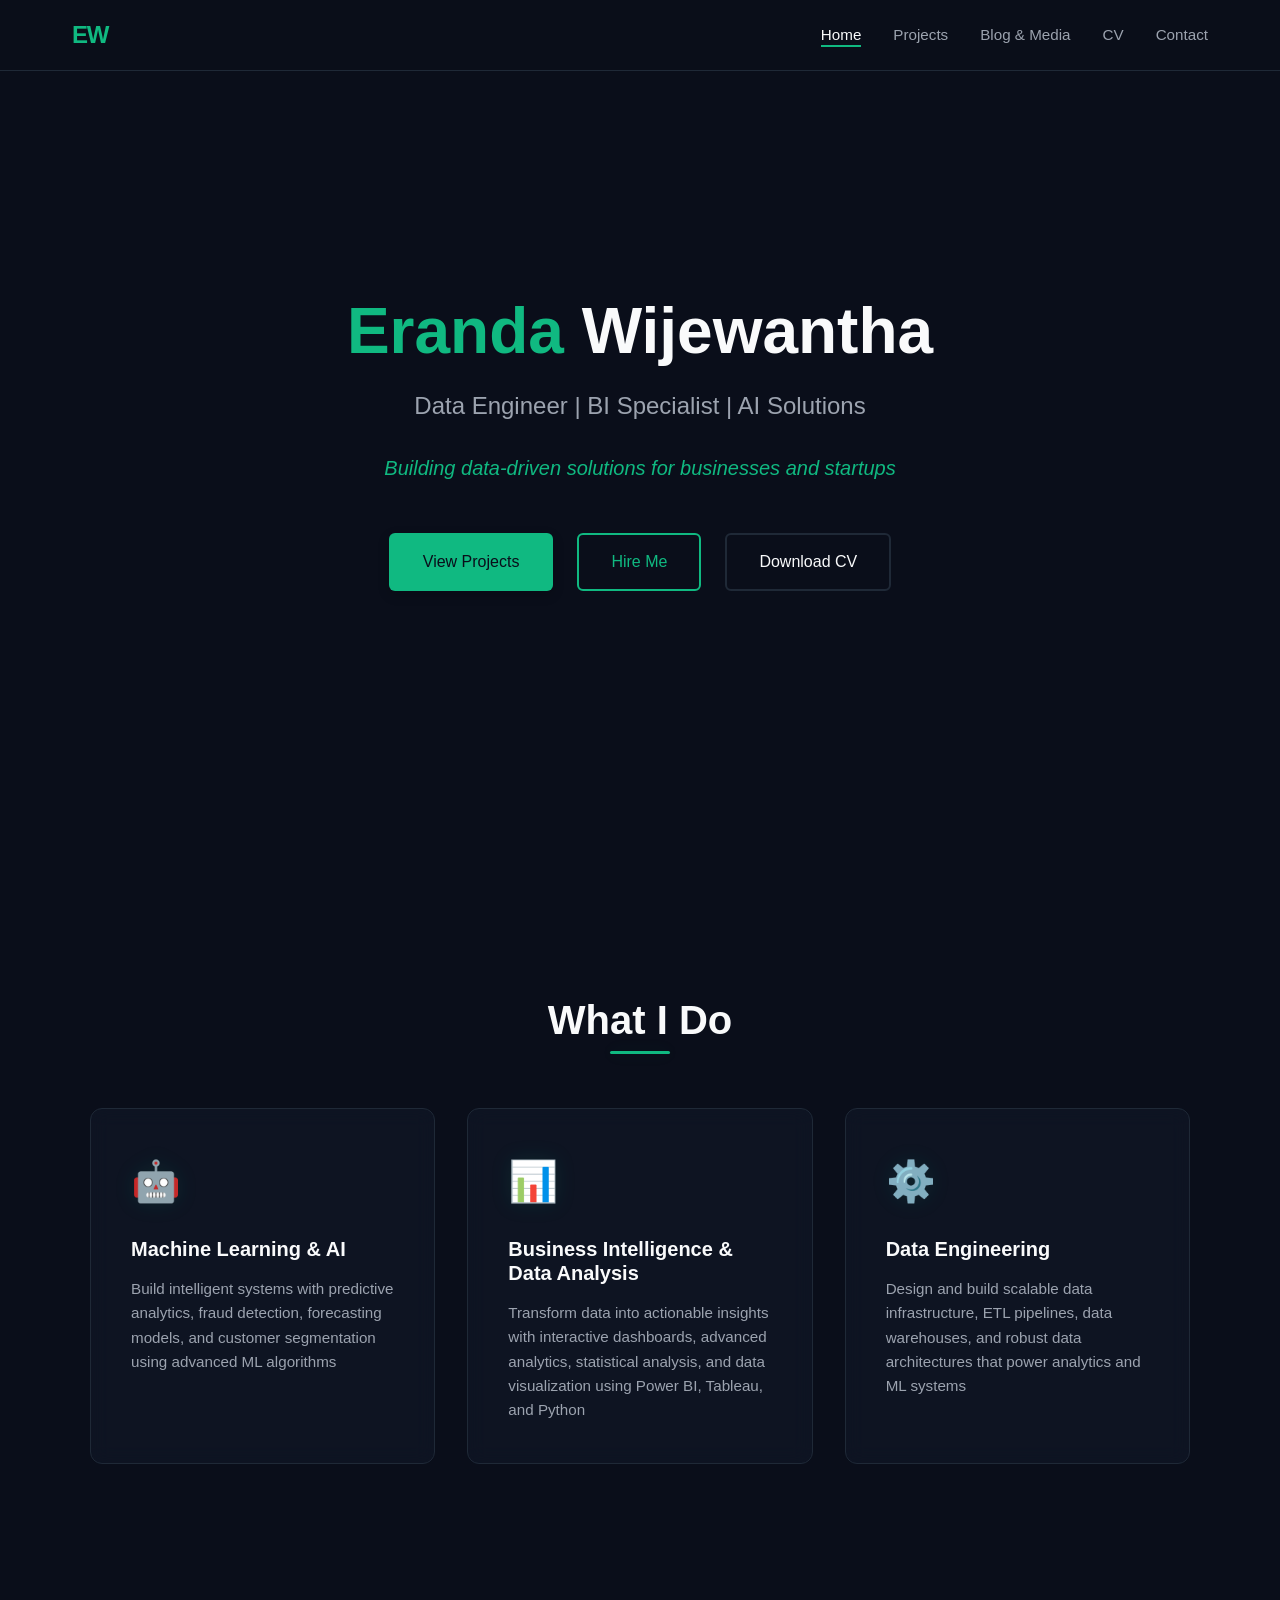
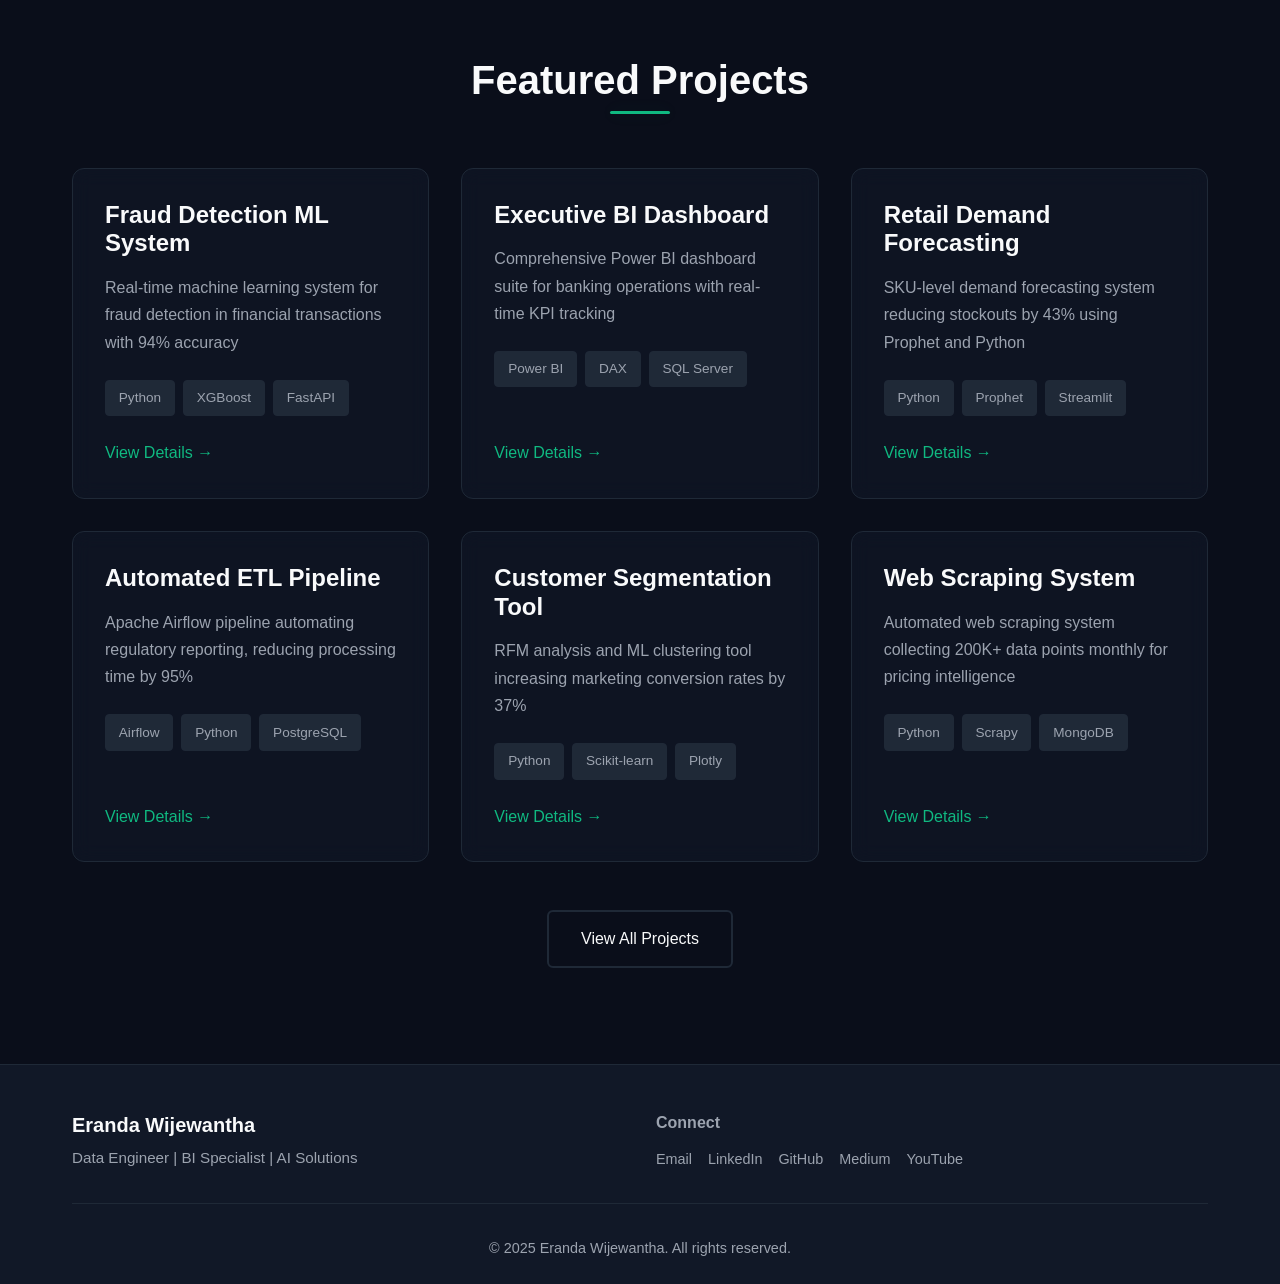
<file: index.html>
<!DOCTYPE html>
<html lang="en">
<head>
    <meta charset="UTF-8">
    <meta name="viewport" content="width=device-width, initial-scale=1.0">
    <meta http-equiv="X-UA-Compatible" content="IE=edge">
    <meta name="description" content="Eranda Wijewantha - Data Engineer, BI Specialist, and AI Solutions Builder. Portfolio showcasing data engineering, business intelligence, and machine learning projects.">
    <meta name="keywords" content="Data Engineer, BI Specialist, AI, Machine Learning, Data Analysis, Business Intelligence">
    <meta name="author" content="Eranda Wijewantha">
    <meta http-equiv="Content-Security-Policy" content="default-src 'self'; style-src 'self' 'unsafe-inline' https://fonts.googleapis.com; font-src 'self' https://fonts.gstatic.com; img-src 'self' data: https:; script-src 'self';">
    <meta http-equiv="X-Content-Type-Options" content="nosniff">
    <meta name="referrer" content="strict-origin-when-cross-origin">

    <title>Eranda Wijewantha | Data Engineer & AI Specialist</title>

    <link rel="preconnect" href="https://fonts.googleapis.com">
    <link rel="preconnect" href="https://fonts.gstatic.com" crossorigin>
    <link href="https://fonts.googleapis.com/css2?family=Inter:wght@300;400;500;600;700&display=swap" rel="stylesheet">
    <link rel="stylesheet" href="assets/css/style.css">
    <link rel="icon" type="image/svg+xml" href="assets/images/favicon.svg">
</head>
<body>
    <nav class="navbar">
        <div class="container">
            <a href="index.html" class="logo">EW</a>
            <ul class="nav-menu">
                <li><a href="index.html" class="nav-link active">Home</a></li>
                <li><a href="projects.html" class="nav-link">Projects</a></li>
                <li><a href="insights-media.html" class="nav-link">Blog & Media</a></li>
                <li><a href="cv.html" class="nav-link">CV</a></li>
                <li><a href="contact.html" class="nav-link">Contact</a></li>
            </ul>
        </div>
    </nav>

    <div class="firefly-container">
        <div class="firefly"></div>
        <div class="firefly"></div>
        <div class="firefly"></div>
        <div class="firefly"></div>
        <div class="firefly"></div>
        <div class="firefly"></div>
        <div class="firefly"></div>
        <div class="firefly"></div>
    </div>

    <section class="hero">
        <div class="container">
            <div class="hero-content">
                <h1 class="hero-title"><span>Eranda</span> Wijewantha</h1>
                <p class="hero-subtitle">Data Engineer | BI Specialist | AI Solutions</p>
                <p class="hero-tagline">Building data-driven solutions for businesses and startups</p>
                <div class="hero-cta">
                    <a href="projects.html" class="btn btn-primary">View Projects</a>
                    <a href="contact.html" class="btn btn-secondary">Hire Me</a>
                    <a href="assets/files/Eranda_Wijewantha_Resume.pdf" class="btn btn-outline" download>Download CV</a>
                </div>
            </div>
        </div>
    </section>

    <section class="services">
        <div class="container">
            <h2 class="section-title">What I Do</h2>
            <div class="services-grid">
                <div class="service-card">
                    <div class="service-icon">🤖</div>
                    <h3>Machine Learning & AI</h3>
                    <p>Build intelligent systems with predictive analytics, fraud detection, forecasting models, and customer segmentation using advanced ML algorithms</p>
                </div>
                <div class="service-card">
                    <div class="service-icon">📊</div>
                    <h3>Business Intelligence & Data Analysis</h3>
                    <p>Transform data into actionable insights with interactive dashboards, advanced analytics, statistical analysis, and data visualization using Power BI, Tableau, and Python</p>
                </div>
                <div class="service-card">
                    <div class="service-icon">⚙️</div>
                    <h3>Data Engineering</h3>
                    <p>Design and build scalable data infrastructure, ETL pipelines, data warehouses, and robust data architectures that power analytics and ML systems</p>
                </div>
            </div>
        </div>
    </section>

    <section class="featured-projects">
        <div class="container">
            <h2 class="section-title">Featured Projects</h2>
            <div class="projects-grid">
                <div class="project-card">
                    <h3>Fraud Detection ML System</h3>
                    <p class="project-description">Real-time machine learning system for fraud detection in financial transactions with 94% accuracy</p>
                    <div class="project-tags">
                        <span class="tag">Python</span>
                        <span class="tag">XGBoost</span>
                        <span class="tag">FastAPI</span>
                    </div>
                    <div class="project-links">
                        <a href="projects.html#fraud-detection" class="project-link">View Details →</a>
                    </div>
                </div>
                <div class="project-card">
                    <h3>Executive BI Dashboard</h3>
                    <p class="project-description">Comprehensive Power BI dashboard suite for banking operations with real-time KPI tracking</p>
                    <div class="project-tags">
                        <span class="tag">Power BI</span>
                        <span class="tag">DAX</span>
                        <span class="tag">SQL Server</span>
                    </div>
                    <div class="project-links">
                        <a href="projects.html#bi-dashboard" class="project-link">View Details →</a>
                    </div>
                </div>
                <div class="project-card">
                    <h3>Retail Demand Forecasting</h3>
                    <p class="project-description">SKU-level demand forecasting system reducing stockouts by 43% using Prophet and Python</p>
                    <div class="project-tags">
                        <span class="tag">Python</span>
                        <span class="tag">Prophet</span>
                        <span class="tag">Streamlit</span>
                    </div>
                    <div class="project-links">
                        <a href="projects.html#demand-forecasting" class="project-link">View Details →</a>
                    </div>
                </div>
                <div class="project-card">
                    <h3>Automated ETL Pipeline</h3>
                    <p class="project-description">Apache Airflow pipeline automating regulatory reporting, reducing processing time by 95%</p>
                    <div class="project-tags">
                        <span class="tag">Airflow</span>
                        <span class="tag">Python</span>
                        <span class="tag">PostgreSQL</span>
                    </div>
                    <div class="project-links">
                        <a href="projects.html#etl-pipeline" class="project-link">View Details →</a>
                    </div>
                </div>
                <div class="project-card">
                    <h3>Customer Segmentation Tool</h3>
                    <p class="project-description">RFM analysis and ML clustering tool increasing marketing conversion rates by 37%</p>
                    <div class="project-tags">
                        <span class="tag">Python</span>
                        <span class="tag">Scikit-learn</span>
                        <span class="tag">Plotly</span>
                    </div>
                    <div class="project-links">
                        <a href="projects.html#customer-segmentation" class="project-link">View Details →</a>
                    </div>
                </div>
                <div class="project-card">
                    <h3>Web Scraping System</h3>
                    <p class="project-description">Automated web scraping system collecting 200K+ data points monthly for pricing intelligence</p>
                    <div class="project-tags">
                        <span class="tag">Python</span>
                        <span class="tag">Scrapy</span>
                        <span class="tag">MongoDB</span>
                    </div>
                    <div class="project-links">
                        <a href="projects.html#web-scraping" class="project-link">View Details →</a>
                    </div>
                </div>
            </div>
            <div style="text-align: center; margin-top: 3rem;">
                <a href="projects.html" class="btn btn-outline">View All Projects</a>
            </div>
        </div>
    </section>

    <footer class="footer">
        <div class="container">
            <div class="footer-content">
                <div class="footer-section">
                    <h3>Eranda Wijewantha</h3>
                    <p>Data Engineer | BI Specialist | AI Solutions</p>
                </div>
                <div class="footer-section">
                    <h4>Connect</h4>
                    <div class="social-links">
                        <a href="mailto:your.email@example.com">Email</a>
                        <a href="https://linkedin.com/in/YOUR_LINKEDIN" target="_blank" rel="noopener noreferrer">LinkedIn</a>
                        <a href="https://github.com/YOUR_GITHUB" target="_blank" rel="noopener noreferrer">GitHub</a>
                        <a href="https://medium.com/@YOUR_MEDIUM" target="_blank" rel="noopener noreferrer">Medium</a>
                        <!-- <a href="https://YOUR_SUBSTACK.substack.com" target="_blank" rel="noopener noreferrer">Substack</a> -->
                        <a href="https://youtube.com/@YOUR_CHANNEL" target="_blank" rel="noopener noreferrer">YouTube</a>
                    </div>
                </div>
            </div>
            <div class="footer-bottom">
                <p>&copy; 2025 Eranda Wijewantha. All rights reserved.</p>
            </div>
        </div>
    </footer>
</body>
</html>
</file>
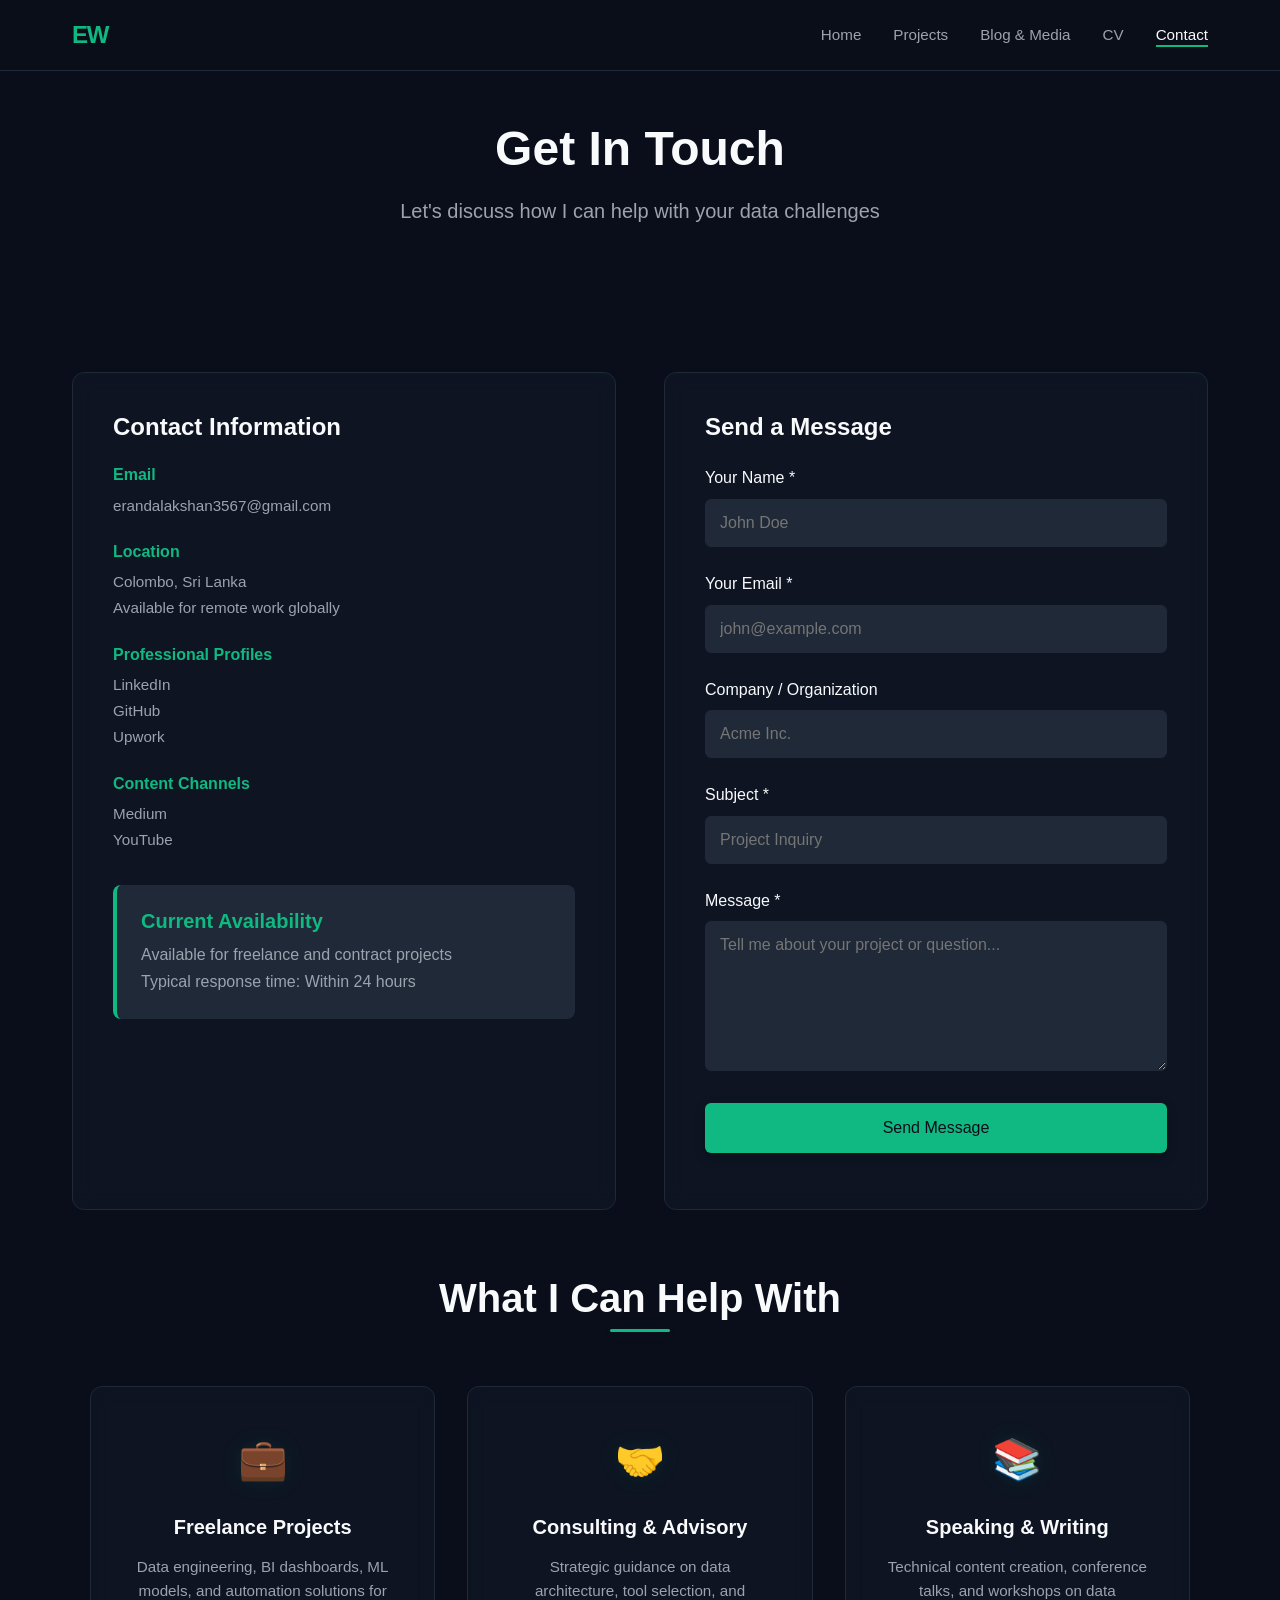
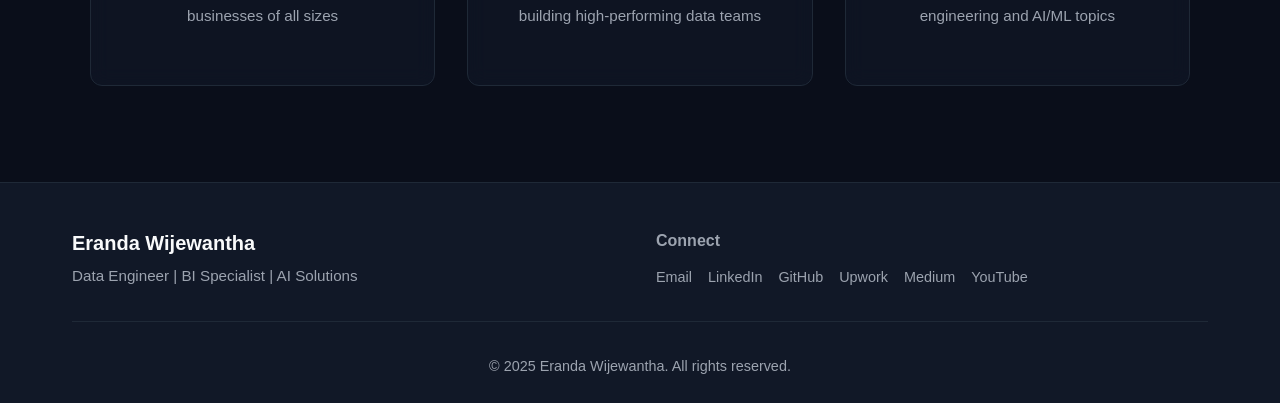
<file: contact.html>
<!DOCTYPE html>
<html lang="en">
<head>
    <meta charset="UTF-8">
    <meta name="viewport" content="width=device-width, initial-scale=1.0">
    <meta http-equiv="X-UA-Compatible" content="IE=edge">
    <meta name="description" content="Contact Eranda Wijewantha for Business Intelligence, Data Engineering and AI/ML consulting services">
    <meta name="keywords" content="Hire Data Engineer, BI Consultant, Freelance ML Developer">
    <meta name="author" content="Eranda Wijewantha">
    <meta http-equiv="Content-Security-Policy" content="default-src 'self'; style-src 'self' 'unsafe-inline' https://fonts.googleapis.com; font-src 'self' https://fonts.gstatic.com; img-src 'self' data: https:; script-src 'self'; form-action 'self' https://api.web3forms.com; connect-src 'self' https://api.web3forms.com;">
    <meta http-equiv="X-Content-Type-Options" content="nosniff">
    <meta name="referrer" content="strict-origin-when-cross-origin">

    <title>Eranda Wijewantha | Contact</title>

    <link rel="preconnect" href="https://fonts.googleapis.com">
    <link rel="preconnect" href="https://fonts.gstatic.com" crossorigin>
    <link href="https://fonts.googleapis.com/css2?family=Inter:wght@300;400;500;600;700&display=swap" rel="stylesheet">
    <link rel="stylesheet" href="assets/css/style.css">
    <link rel="icon" type="image/svg+xml" href="assets/images/favicon.svg">
    <script defer src="assets/js/contact-form.js"></script>
</head>
<body>
    <nav class="navbar">
        <div class="container">
            <a href="index.html" class="logo">EW</a>
            <ul class="nav-menu">
                <li><a href="index.html" class="nav-link">Home</a></li>
                <li><a href="projects.html" class="nav-link">Projects</a></li>
                <li><a href="insights-media.html" class="nav-link">Blog & Media</a></li>
                <li><a href="cv.html" class="nav-link">CV</a></li>
                <li><a href="contact.html" class="nav-link active">Contact</a></li>
            </ul>
        </div>
    </nav>

    <div class="firefly-container">
        <div class="firefly"></div>
        <div class="firefly"></div>
        <div class="firefly"></div>
        <div class="firefly"></div>
        <div class="firefly"></div>
        <div class="firefly"></div>
        <div class="firefly"></div>
        <div class="firefly"></div>
    </div>

    <section class="page-header">
        <div class="container">
            <h1>Get In Touch</h1>
            <p>Let's discuss how I can help with your data challenges</p>
        </div>
    </section>

    <section class="contact-section">
        <div class="container">
            <div class="contact-grid">
                <div class="contact-info">
                    <h3>Contact Information</h3>

                    <div class="contact-item">
                        <h4>Email</h4>
                        <a href="mailto:your.email@example.com">erandalakshan3567@gmail.com</a>
                    </div>

                    <div class="contact-item">
                        <h4>Location</h4>
                        <p>Colombo, Sri Lanka</p>
                        <p class="text-secondary">Available for remote work globally</p>
                    </div>

                    <div class="contact-item">
                        <h4>Professional Profiles</h4>
                        <p><a href="https://www.linkedin.com/in/eranda-wijewantha/" target="_blank" rel="noopener noreferrer">LinkedIn</a></p>
                        <p><a href="https://github.com/erandawijewantha" target="_blank" rel="noopener noreferrer">GitHub</a></p>
                        <p><a href="https://upwork.com/freelancers/YOUR_UPWORK" target="_blank" rel="noopener noreferrer">Upwork</a></p>
                    </div>

                    <div class="contact-item">
                        <h4>Content Channels</h4>
                        <p><a href="https://medium.com/@erandalakshan3567" target="_blank" rel="noopener noreferrer">Medium</a></p>
                        <!-- <p><a href="https://YOUR_SUBSTACK.substack.com" target="_blank" rel="noopener noreferrer">Substack Newsletter</a></p> -->
                        <p><a href="https://www.youtube.com/@erandawi" target="_blank" rel="noopener noreferrer">YouTube</a></p>
                    </div>

                    <div class="availability">
                        <h4>Current Availability</h4>
                        <p>Available for freelance and contract projects</p>
                        <p class="text-secondary">Typical response time: Within 24 hours</p>
                    </div>
                </div>

                <div class="contact-form">
                    <h3>Send a Message</h3>
                    <form action="https://api.web3forms.com/submit" method="POST" id="contactForm">
                        <!-- Replace YOUR_ACCESS_KEY with your Web3Forms Access Key -->
                        <input type="hidden" name="access_key" value="651d6297-3871-42bb-998d-3a1217c4fbda">

                        <!-- Redirect to thank you page after submission -->
                        <input type="hidden" name="redirect" value="https://erandawijewantha.github.io/contact.html?success=true">

                        <!-- Your email to receive submissions -->
                        <input type="hidden" name="from_name" value="Portfolio Contact Form">

                        <div class="form-group">
                            <label for="name">Your Name *</label>
                            <input type="text" id="name" name="name" required placeholder="John Doe">
                        </div>

                        <div class="form-group">
                            <label for="email">Your Email *</label>
                            <input type="email" id="email" name="email" required placeholder="john@example.com">
                        </div>

                        <div class="form-group">
                            <label for="company">Company / Organization</label>
                            <input type="text" id="company" name="company" placeholder="Acme Inc.">
                        </div>

                        <div class="form-group">
                            <label for="subject">Subject *</label>
                            <input type="text" id="subject" name="subject" required placeholder="Project Inquiry">
                        </div>

                        <div class="form-group">
                            <label for="message">Message *</label>
                            <textarea id="message" name="message" required placeholder="Tell me about your project or question..."></textarea>
                        </div>

                        <button type="submit" class="btn btn-primary form-submit">Send Message</button>
                    </form>
                    <p id="formStatus" style="margin-top: 1rem; font-size: 0.9rem; color: var(--text-secondary);"></p>
                </div>
            </div>

            <div style="margin-top: 4rem; text-align: center;">
                <h2 class="section-title">What I Can Help With</h2>
                <div class="services-grid">
                    <div class="service-card">
                        <div class="service-icon">💼</div>
                        <h3>Freelance Projects</h3>
                        <p>Data engineering, BI dashboards, ML models, and automation solutions for businesses of all sizes</p>
                    </div>
                    <div class="service-card">
                        <div class="service-icon">🤝</div>
                        <h3>Consulting & Advisory</h3>
                        <p>Strategic guidance on data architecture, tool selection, and building high-performing data teams</p>
                    </div>
                    <div class="service-card">
                        <div class="service-icon">📚</div>
                        <h3>Speaking & Writing</h3>
                        <p>Technical content creation, conference talks, and workshops on data engineering and AI/ML topics</p>
                    </div>
                </div>
            </div>
        </div>
    </section>

    <footer class="footer">
        <div class="container">
            <div class="footer-content">
                <div class="footer-section">
                    <h3>Eranda Wijewantha</h3>
                    <p>Data Engineer | BI Specialist | AI Solutions</p>
                </div>
                <div class="footer-section">
                    <h4>Connect</h4>
                    <div class="social-links">
                        <a href="mailto:your.email@example.com" rel="noopener noreferrer">Email</a>
                        <a href="https://linkedin.com/in/YOUR_LINKEDIN" target="_blank" rel="noopener noreferrer">LinkedIn</a>
                        <a href="https://github.com/YOUR_GITHUB" target="_blank" rel="noopener noreferrer">GitHub</a>
                        <a href="https://upwork.com/freelancers/YOUR_UPWORK" target="_blank" rel="noopener noreferrer">Upwork</a>
                        <a href="https://medium.com/@YOUR_MEDIUM" target="_blank" rel="noopener noreferrer">Medium</a>
                        <!-- <a href="https://YOUR_SUBSTACK.substack.com" target="_blank" rel="noopener noreferrer">Substack</a> -->
                        <a href="https://youtube.com/@YOUR_CHANNEL" target="_blank" rel="noopener noreferrer">YouTube</a>
                    </div>
                </div>
            </div>
            <div class="footer-bottom">
                <p>&copy; 2025 Eranda Wijewantha. All rights reserved.</p>
            </div>
        </div>
    </footer>
</body>
</html>
</file>
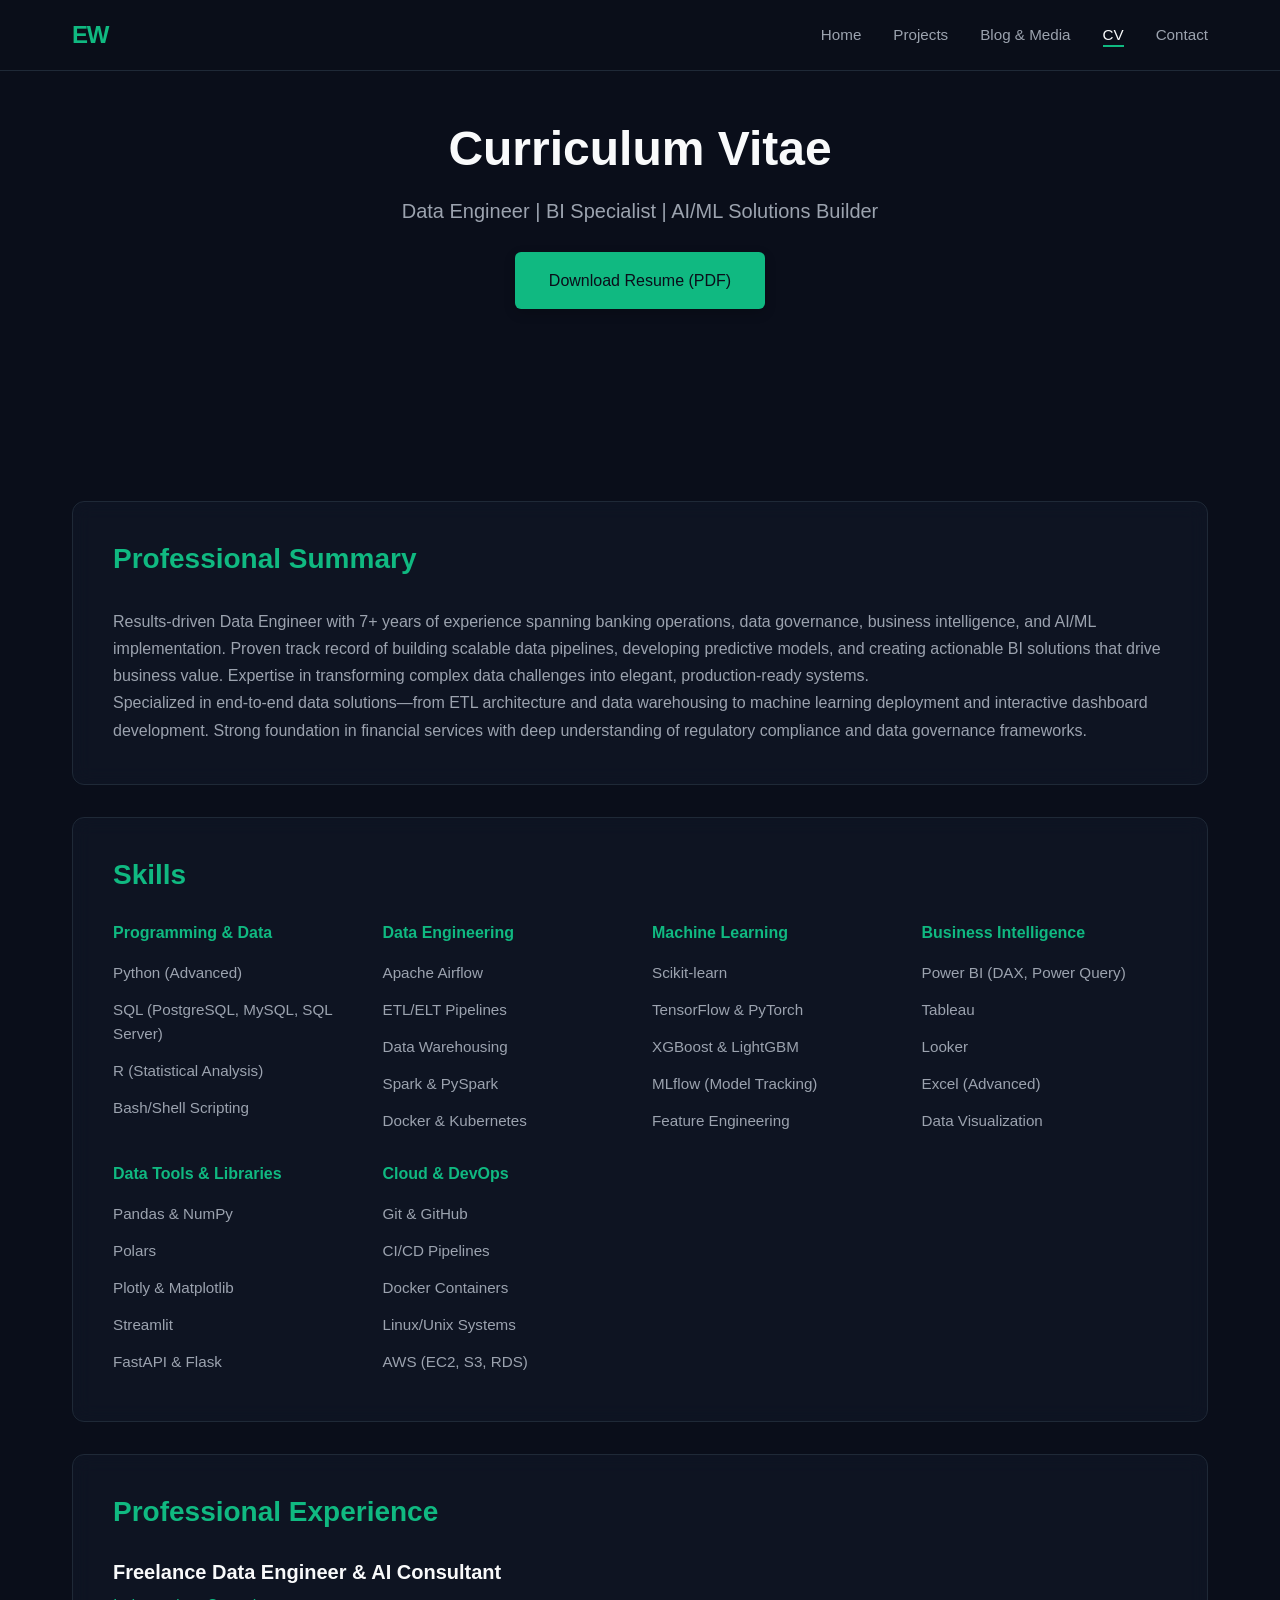
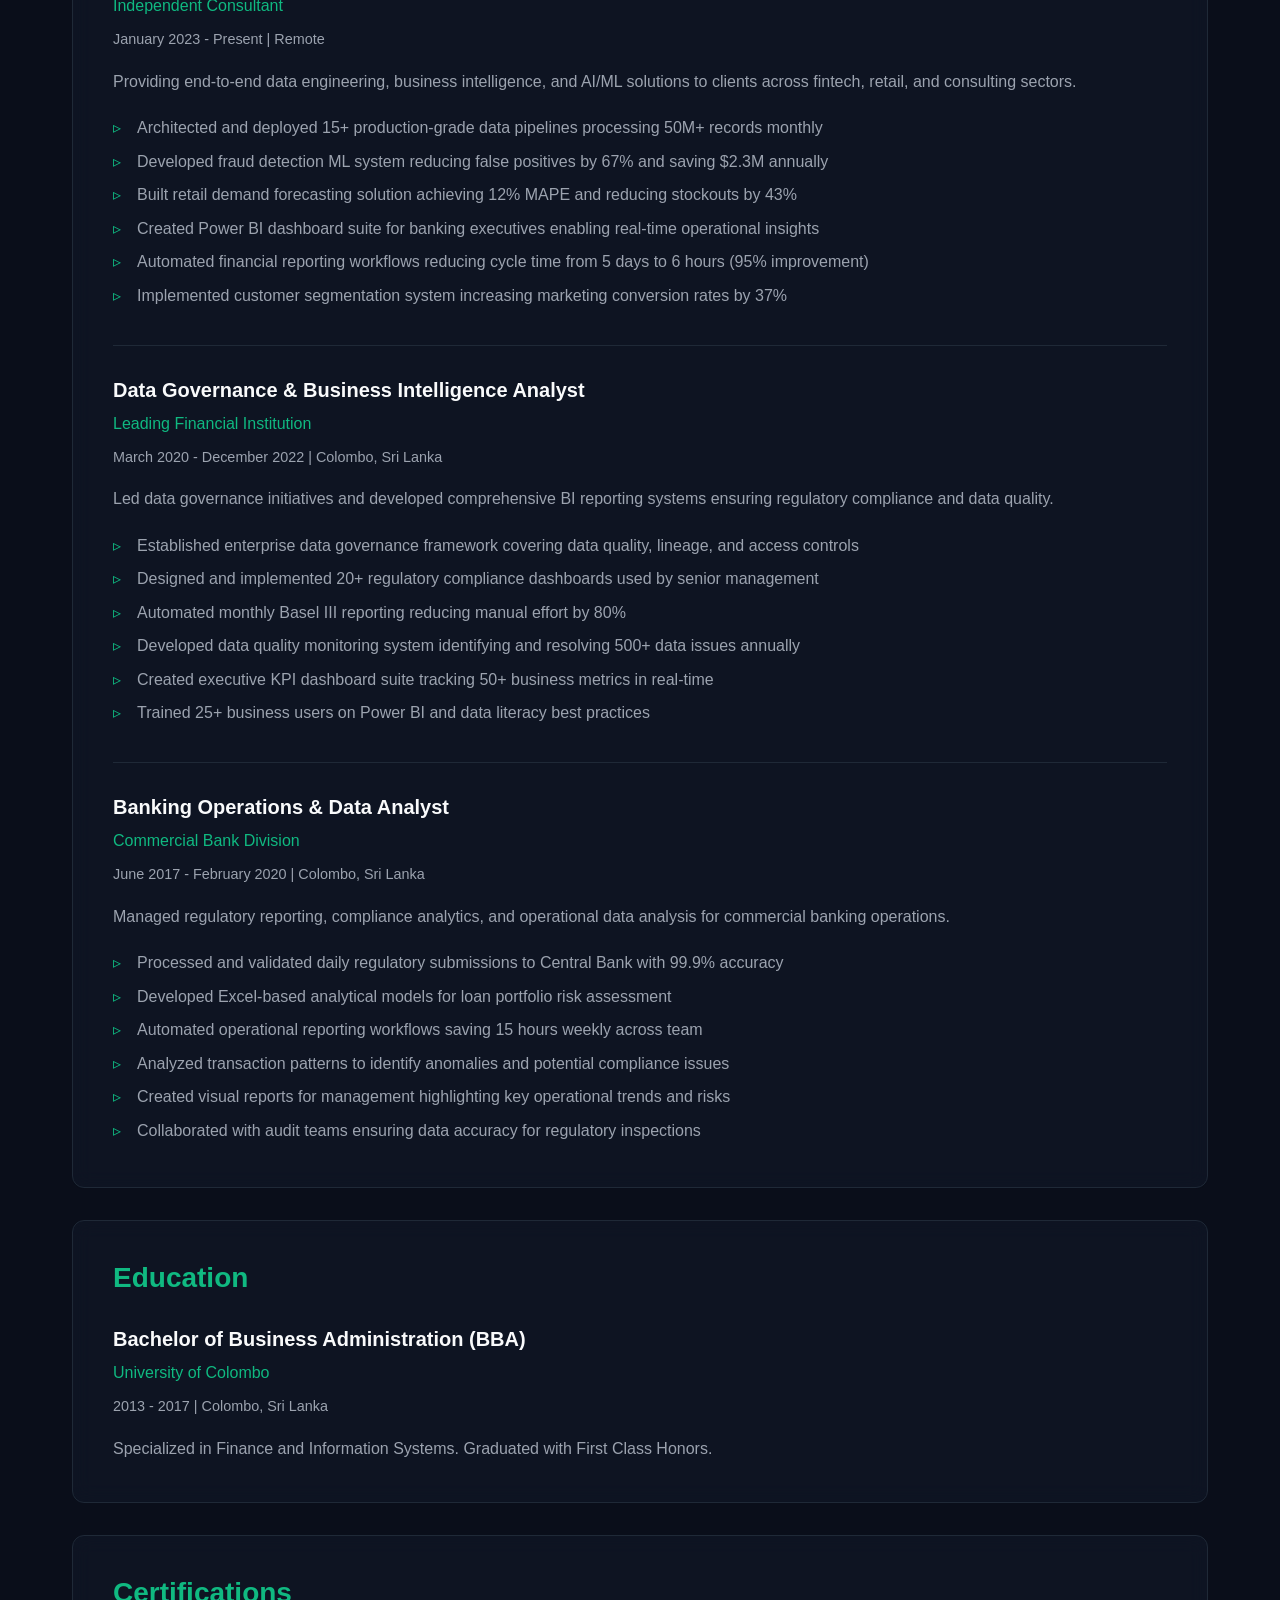
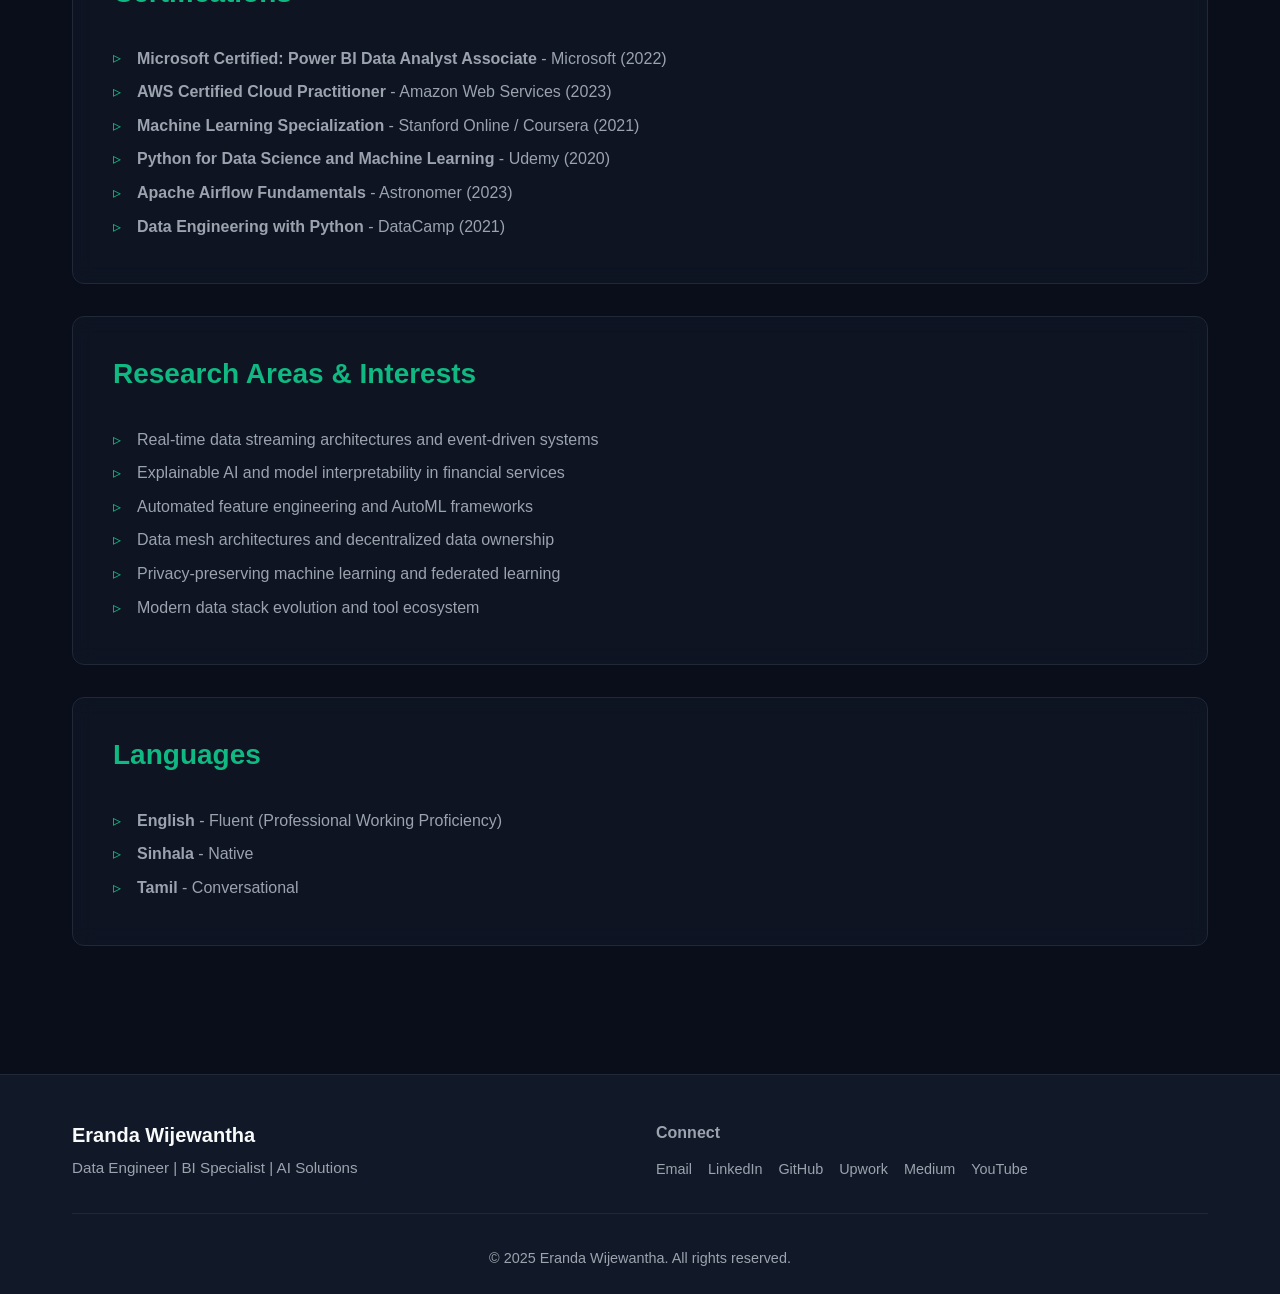
<file: cv.html>
<!DOCTYPE html>
<html lang="en">
<head>
    <meta charset="UTF-8">
    <meta name="viewport" content="width=device-width, initial-scale=1.0">
    <meta http-equiv="X-UA-Compatible" content="IE=edge">
    <meta name="description" content="Resume and CV of Eranda Wijewantha - Data Engineer, BI Specialist, and AI Solutions Builder">
    <meta name="keywords" content="Data Engineer CV, BI Specialist Resume, Machine Learning Expert">
    <meta name="author" content="Eranda Wijewantha">
    <meta http-equiv="Content-Security-Policy" content="default-src 'self'; style-src 'self' 'unsafe-inline' https://fonts.googleapis.com; font-src 'self' https://fonts.gstatic.com; img-src 'self' data: https:; script-src 'self';">
    <meta http-equiv="X-Content-Type-Options" content="nosniff">
    <meta name="referrer" content="strict-origin-when-cross-origin">

    <title>Eranda Wijewantha | CV</title>

    <link rel="preconnect" href="https://fonts.googleapis.com">
    <link rel="preconnect" href="https://fonts.gstatic.com" crossorigin>
    <link href="https://fonts.googleapis.com/css2?family=Inter:wght@300;400;500;600;700&display=swap" rel="stylesheet">
    <link rel="stylesheet" href="assets/css/style.css">
    <link rel="icon" type="image/svg+xml" href="assets/images/favicon.svg">
</head>
<body>
    <nav class="navbar">
        <div class="container">
            <a href="index.html" class="logo">EW</a>
            <ul class="nav-menu">
                <li><a href="index.html" class="nav-link">Home</a></li>
                <li><a href="projects.html" class="nav-link">Projects</a></li>
                <li><a href="insights-media.html" class="nav-link">Blog & Media</a></li>
                <li><a href="cv.html" class="nav-link active">CV</a></li>
                <li><a href="contact.html" class="nav-link">Contact</a></li>
            </ul>
        </div>
    </nav>

    <div class="firefly-container">
        <div class="firefly"></div>
        <div class="firefly"></div>
        <div class="firefly"></div>
        <div class="firefly"></div>
        <div class="firefly"></div>
        <div class="firefly"></div>
        <div class="firefly"></div>
        <div class="firefly"></div>
    </div>

    <section class="page-header">
        <div class="container">
            <div class="cv-header">
                <h1>Curriculum Vitae</h1>
                <p>Data Engineer | BI Specialist | AI/ML Solutions Builder</p>
                <div class="cv-download">
                    <a href="assets/files/Eranda_Wijewantha_Resume.pdf" class="btn btn-primary" download>Download Resume (PDF)</a>
                </div>
            </div>
        </div>
    </section>

    <section class="cv-content">
        <div class="container">
            <div class="cv-section">
                <h2>Professional Summary</h2>
                <p>Results-driven Data Engineer with 7+ years of experience spanning banking operations, data governance, business intelligence, and AI/ML implementation. Proven track record of building scalable data pipelines, developing predictive models, and creating actionable BI solutions that drive business value. Expertise in transforming complex data challenges into elegant, production-ready systems.</p>
                <p>Specialized in end-to-end data solutions—from ETL architecture and data warehousing to machine learning deployment and interactive dashboard development. Strong foundation in financial services with deep understanding of regulatory compliance and data governance frameworks.</p>
            </div>

            <div class="cv-section">
                <h2>Skills</h2>
                <div class="skills-grid">
                    <div class="skill-category">
                        <h4>Programming & Data</h4>
                        <ul>
                            <li>Python (Advanced)</li>
                            <li>SQL (PostgreSQL, MySQL, SQL Server)</li>
                            <li>R (Statistical Analysis)</li>
                            <li>Bash/Shell Scripting</li>
                        </ul>
                    </div>
                    <div class="skill-category">
                        <h4>Data Engineering</h4>
                        <ul>
                            <li>Apache Airflow</li>
                            <li>ETL/ELT Pipelines</li>
                            <li>Data Warehousing</li>
                            <li>Spark & PySpark</li>
                            <li>Docker & Kubernetes</li>
                        </ul>
                    </div>
                    <div class="skill-category">
                        <h4>Machine Learning</h4>
                        <ul>
                            <li>Scikit-learn</li>
                            <li>TensorFlow & PyTorch</li>
                            <li>XGBoost & LightGBM</li>
                            <li>MLflow (Model Tracking)</li>
                            <li>Feature Engineering</li>
                        </ul>
                    </div>
                    <div class="skill-category">
                        <h4>Business Intelligence</h4>
                        <ul>
                            <li>Power BI (DAX, Power Query)</li>
                            <li>Tableau</li>
                            <li>Looker</li>
                            <li>Excel (Advanced)</li>
                            <li>Data Visualization</li>
                        </ul>
                    </div>
                    <div class="skill-category">
                        <h4>Data Tools & Libraries</h4>
                        <ul>
                            <li>Pandas & NumPy</li>
                            <li>Polars</li>
                            <li>Plotly & Matplotlib</li>
                            <li>Streamlit</li>
                            <li>FastAPI & Flask</li>
                        </ul>
                    </div>
                    <div class="skill-category">
                        <h4>Cloud & DevOps</h4>
                        <ul>
                            <li>Git & GitHub</li>
                            <li>CI/CD Pipelines</li>
                            <li>Docker Containers</li>
                            <li>Linux/Unix Systems</li>
                            <li>AWS (EC2, S3, RDS)</li>
                        </ul>
                    </div>
                </div>
            </div>

            <div class="cv-section">
                <h2>Professional Experience</h2>

                <div class="cv-item">
                    <h3>Freelance Data Engineer & AI Consultant</h3>
                    <p class="position">Independent Consultant</p>
                    <p class="duration">January 2023 - Present | Remote</p>
                    <p>Providing end-to-end data engineering, business intelligence, and AI/ML solutions to clients across fintech, retail, and consulting sectors.</p>
                    <ul>
                        <li>Architected and deployed 15+ production-grade data pipelines processing 50M+ records monthly</li>
                        <li>Developed fraud detection ML system reducing false positives by 67% and saving $2.3M annually</li>
                        <li>Built retail demand forecasting solution achieving 12% MAPE and reducing stockouts by 43%</li>
                        <li>Created Power BI dashboard suite for banking executives enabling real-time operational insights</li>
                        <li>Automated financial reporting workflows reducing cycle time from 5 days to 6 hours (95% improvement)</li>
                        <li>Implemented customer segmentation system increasing marketing conversion rates by 37%</li>
                    </ul>
                </div>

                <div class="cv-item">
                    <h3>Data Governance & Business Intelligence Analyst</h3>
                    <p class="position">Leading Financial Institution</p>
                    <p class="duration">March 2020 - December 2022 | Colombo, Sri Lanka</p>
                    <p>Led data governance initiatives and developed comprehensive BI reporting systems ensuring regulatory compliance and data quality.</p>
                    <ul>
                        <li>Established enterprise data governance framework covering data quality, lineage, and access controls</li>
                        <li>Designed and implemented 20+ regulatory compliance dashboards used by senior management</li>
                        <li>Automated monthly Basel III reporting reducing manual effort by 80%</li>
                        <li>Developed data quality monitoring system identifying and resolving 500+ data issues annually</li>
                        <li>Created executive KPI dashboard suite tracking 50+ business metrics in real-time</li>
                        <li>Trained 25+ business users on Power BI and data literacy best practices</li>
                    </ul>
                </div>

                <div class="cv-item">
                    <h3>Banking Operations & Data Analyst</h3>
                    <p class="position">Commercial Bank Division</p>
                    <p class="duration">June 2017 - February 2020 | Colombo, Sri Lanka</p>
                    <p>Managed regulatory reporting, compliance analytics, and operational data analysis for commercial banking operations.</p>
                    <ul>
                        <li>Processed and validated daily regulatory submissions to Central Bank with 99.9% accuracy</li>
                        <li>Developed Excel-based analytical models for loan portfolio risk assessment</li>
                        <li>Automated operational reporting workflows saving 15 hours weekly across team</li>
                        <li>Analyzed transaction patterns to identify anomalies and potential compliance issues</li>
                        <li>Created visual reports for management highlighting key operational trends and risks</li>
                        <li>Collaborated with audit teams ensuring data accuracy for regulatory inspections</li>
                    </ul>
                </div>
            </div>

            <div class="cv-section">
                <h2>Education</h2>
                <div class="cv-item">
                    <h3>Bachelor of Business Administration (BBA)</h3>
                    <p class="position">University of Colombo</p>
                    <p class="duration">2013 - 2017 | Colombo, Sri Lanka</p>
                    <p>Specialized in Finance and Information Systems. Graduated with First Class Honors.</p>
                </div>
            </div>

            <div class="cv-section">
                <h2>Certifications</h2>
                <div class="cv-item">
                    <ul>
                        <li><strong>Microsoft Certified: Power BI Data Analyst Associate</strong> - Microsoft (2022)</li>
                        <li><strong>AWS Certified Cloud Practitioner</strong> - Amazon Web Services (2023)</li>
                        <li><strong>Machine Learning Specialization</strong> - Stanford Online / Coursera (2021)</li>
                        <li><strong>Python for Data Science and Machine Learning</strong> - Udemy (2020)</li>
                        <li><strong>Apache Airflow Fundamentals</strong> - Astronomer (2023)</li>
                        <li><strong>Data Engineering with Python</strong> - DataCamp (2021)</li>
                    </ul>
                </div>
            </div>

            <div class="cv-section">
                <h2>Research Areas & Interests</h2>
                <div class="cv-item">
                    <ul>
                        <li>Real-time data streaming architectures and event-driven systems</li>
                        <li>Explainable AI and model interpretability in financial services</li>
                        <li>Automated feature engineering and AutoML frameworks</li>
                        <li>Data mesh architectures and decentralized data ownership</li>
                        <li>Privacy-preserving machine learning and federated learning</li>
                        <li>Modern data stack evolution and tool ecosystem</li>
                    </ul>
                </div>
            </div>

            <div class="cv-section">
                <h2>Languages</h2>
                <div class="cv-item">
                    <ul>
                        <li><strong>English</strong> - Fluent (Professional Working Proficiency)</li>
                        <li><strong>Sinhala</strong> - Native</li>
                        <li><strong>Tamil</strong> - Conversational</li>
                    </ul>
                </div>
            </div>
        </div>
    </section>

    <footer class="footer">
        <div class="container">
            <div class="footer-content">
                <div class="footer-section">
                    <h3>Eranda Wijewantha</h3>
                    <p>Data Engineer | BI Specialist | AI Solutions</p>
                </div>
                <div class="footer-section">
                    <h4>Connect</h4>
                    <div class="social-links">
                        <a href="mailto:your.email@example.com" rel="noopener noreferrer">Email</a>
                        <a href="https://linkedin.com/in/YOUR_LINKEDIN" target="_blank" rel="noopener noreferrer">LinkedIn</a>
                        <a href="https://github.com/YOUR_GITHUB" target="_blank" rel="noopener noreferrer">GitHub</a>
                        <a href="https://upwork.com/freelancers/YOUR_UPWORK" target="_blank" rel="noopener noreferrer">Upwork</a>
                        <a href="https://medium.com/@YOUR_MEDIUM" target="_blank" rel="noopener noreferrer">Medium</a>
                        <!-- <a href="https://YOUR_SUBSTACK.substack.com" target="_blank" rel="noopener noreferrer">Substack</a> -->
                        <a href="https://youtube.com/@YOUR_CHANNEL" target="_blank" rel="noopener noreferrer">YouTube</a>
                    </div>
                </div>
            </div>
            <div class="footer-bottom">
                <p>&copy; 2025 Eranda Wijewantha. All rights reserved.</p>
            </div>
        </div>
    </footer>
</body>
</html>
</file>
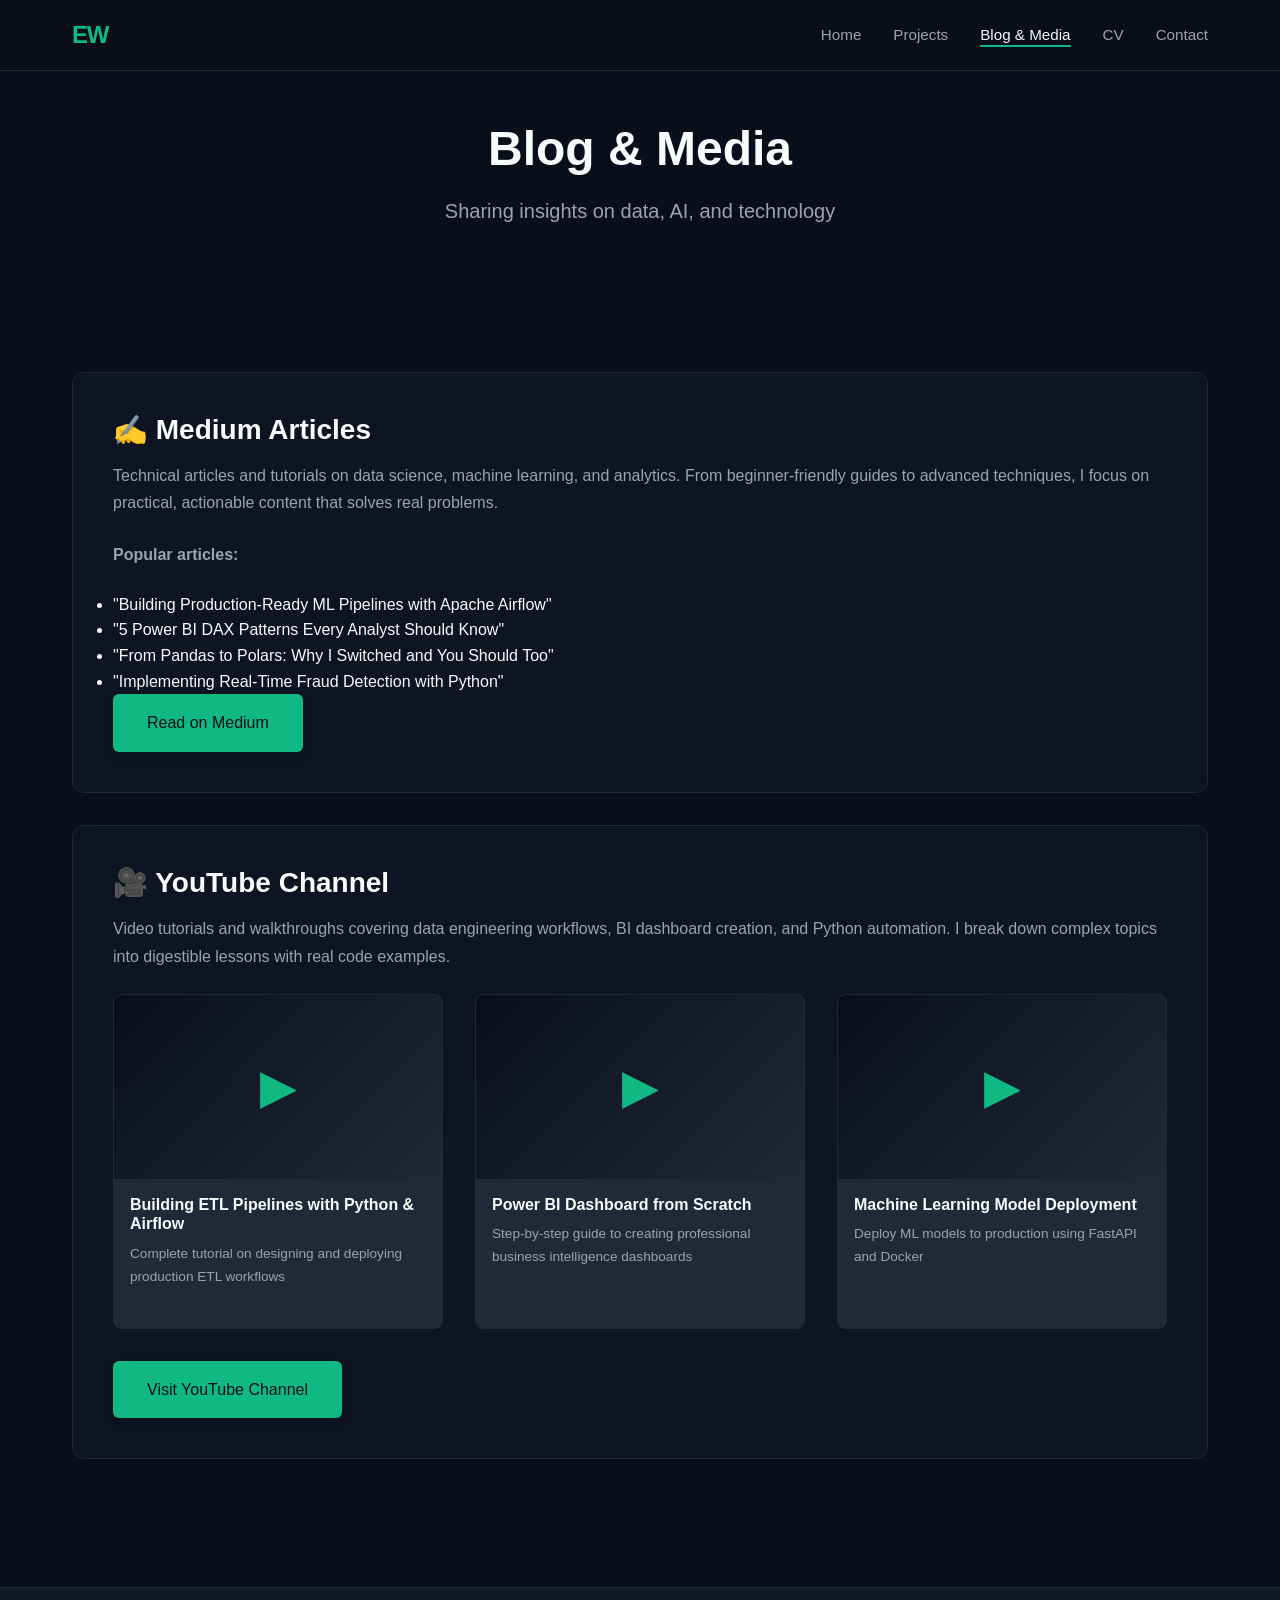
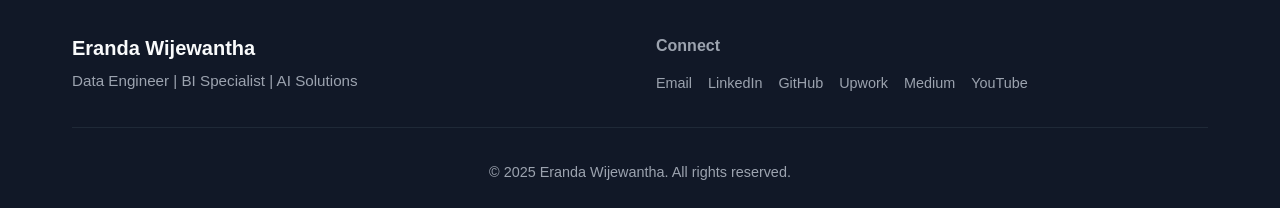
<file: insights-media.html>
<!DOCTYPE html>
<html lang="en">
<head>
    <meta charset="UTF-8">
    <meta name="viewport" content="width=device-width, initial-scale=1.0">
    <meta http-equiv="X-UA-Compatible" content="IE=edge">
    <meta name="description" content="Writing and content by Eranda Wijewantha on data engineering, AI/ML, and business intelligence">
    <meta name="keywords" content="Data Engineering Blog, Machine Learning Articles, BI Tutorials, Tech Writing">
    <meta name="author" content="Eranda Wijewantha">
    <meta http-equiv="Content-Security-Policy" content="default-src 'self'; style-src 'self' 'unsafe-inline' https://fonts.googleapis.com; font-src 'self' https://fonts.gstatic.com; img-src 'self' data: https:; script-src 'self'; frame-src https://www.youtube.com;">
    <meta http-equiv="X-Content-Type-Options" content="nosniff">
    <meta name="referrer" content="strict-origin-when-cross-origin">

    <title>Eranda Wijewantha | Insights & Media</title>

    <link rel="preconnect" href="https://fonts.googleapis.com">
    <link rel="preconnect" href="https://fonts.gstatic.com" crossorigin>
    <link href="https://fonts.googleapis.com/css2?family=Inter:wght@300;400;500;600;700&display=swap" rel="stylesheet">
    <link rel="stylesheet" href="assets/css/style.css">
    <link rel="icon" type="image/svg+xml" href="assets/images/favicon.svg">
</head>
<body>
    <nav class="navbar">
        <div class="container">
            <a href="index.html" class="logo">EW</a>
            <ul class="nav-menu">
                <li><a href="index.html" class="nav-link">Home</a></li>
                <li><a href="projects.html" class="nav-link">Projects</a></li>
                <li><a href="insights-media.html" class="nav-link active">Blog & Media</a></li>
                <li><a href="cv.html" class="nav-link">CV</a></li>
                <li><a href="contact.html" class="nav-link">Contact</a></li>
            </ul>
        </div>
    </nav>

    <div class="firefly-container">
        <div class="firefly"></div>
        <div class="firefly"></div>
        <div class="firefly"></div>
        <div class="firefly"></div>
        <div class="firefly"></div>
        <div class="firefly"></div>
        <div class="firefly"></div>
        <div class="firefly"></div>
    </div>

    <section class="page-header">
        <div class="container">
            <h1>Blog & Media</h1>
            <p>Sharing insights on data, AI, and technology</p>
        </div>
    </section>

    <section class="writing-section">
        <div class="container">
            <!-- Uncomment when Substack is active
            <div class="insights-platform writing-platform">
                <h3>📝 Substack Newsletter</h3>
                <p>Deep dives into data engineering patterns, AI implementations, and lessons learned from real-world projects. I share technical tutorials, architecture decisions, and insights that help data professionals build better systems.</p>
                <p><strong>Topics covered:</strong> Data pipeline design, ML model deployment, BI best practices, career advice for data professionals</p>
                <a href="https://YOUR_SUBSTACK.substack.com" class="btn btn-primary" target="_blank" rel="noopener noreferrer">Read on Substack</a>
            </div>
            -->

            <div class="insights-platform writing-platform">
                <h3>✍️ Medium Articles</h3>
                <p>Technical articles and tutorials on data science, machine learning, and analytics. From beginner-friendly guides to advanced techniques, I focus on practical, actionable content that solves real problems.</p>
                <p><strong>Popular articles:</strong></p>
                <ul>
                    <li>"Building Production-Ready ML Pipelines with Apache Airflow"</li>
                    <li>"5 Power BI DAX Patterns Every Analyst Should Know"</li>
                    <li>"From Pandas to Polars: Why I Switched and You Should Too"</li>
                    <li>"Implementing Real-Time Fraud Detection with Python"</li>
                </ul>
                <a href="https://medium.com/@erandalakshan3567" class="btn btn-primary" target="_blank" rel="noopener noreferrer">Read on Medium</a>
            </div>

            <div class="insights-platform writing-platform">
                <h3>🎥 YouTube Channel</h3>
                <p>Video tutorials and walkthroughs covering data engineering workflows, BI dashboard creation, and Python automation. I break down complex topics into digestible lessons with real code examples.</p>

                <div class="video-grid">
                    <div class="video-item">
                        <div class="video-placeholder">▶</div>
                        <div class="video-info">
                            <h4>Building ETL Pipelines with Python & Airflow</h4>
                            <p>Complete tutorial on designing and deploying production ETL workflows</p>
                        </div>
                    </div>
                    <div class="video-item">
                        <div class="video-placeholder">▶</div>
                        <div class="video-info">
                            <h4>Power BI Dashboard from Scratch</h4>
                            <p>Step-by-step guide to creating professional business intelligence dashboards</p>
                        </div>
                    </div>
                    <div class="video-item">
                        <div class="video-placeholder">▶</div>
                        <div class="video-info">
                            <h4>Machine Learning Model Deployment</h4>
                            <p>Deploy ML models to production using FastAPI and Docker</p>
                        </div>
                    </div>
                </div>

                <div style="margin-top: 2rem;">
                    <a href="https://www.youtube.com/@erandawi" class="btn btn-primary" target="_blank" rel="noopener noreferrer">Visit YouTube Channel</a>
                </div>
            </div>

            <!-- Blog Posts section commented out - Add your own blog posts when ready
            <div class="insights-platform writing-platform">
                <h3>📚 Blog Posts</h3>
                <p>Occasional posts on technical topics, project case studies, and industry observations.</p>

                <div class="projects-grid" style="margin-top: 2rem;">
                    <div class="project-card">
                        <h3>The Evolution of Data Pipelines</h3>
                        <p class="project-description">How data engineering has transformed from batch ETL to real-time streaming architectures</p>
                        <div class="project-tags">
                            <span class="tag">Data Engineering</span>
                            <span class="tag">Architecture</span>
                        </div>
                        <div class="project-links">
                            <a href="blog/post1.html" class="project-link">Read More →</a>
                        </div>
                    </div>
                    <div class="project-card">
                        <h3>AI Ethics in Financial Services</h3>
                        <p class="project-description">Navigating the challenges of responsible AI deployment in banking and fintech</p>
                        <div class="project-tags">
                            <span class="tag">AI/ML</span>
                            <span class="tag">Ethics</span>
                        </div>
                        <div class="project-links">
                            <a href="blog/post2.html" class="project-link">Read More →</a>
                        </div>
                    </div>
                    <div class="project-card">
                        <h3>Modern BI: Beyond Dashboards</h3>
                        <p class="project-description">Why business intelligence needs to evolve beyond static reports and pretty charts</p>
                        <div class="project-tags">
                            <span class="tag">Business Intelligence</span>
                            <span class="tag">Analytics</span>
                        </div>
                        <div class="project-links">
                            <a href="blog/post3.html" class="project-link">Read More →</a>
                        </div>
                    </div>
                </div>
            </div>
            -->
        </div>
    </section>

    <footer class="footer">
        <div class="container">
            <div class="footer-content">
                <div class="footer-section">
                    <h3>Eranda Wijewantha</h3>
                    <p>Data Engineer | BI Specialist | AI Solutions</p>
                </div>
                <div class="footer-section">
                    <h4>Connect</h4>
                    <div class="social-links">
                        <a href="mailto:your.email@example.com" rel="noopener noreferrer">Email</a>
                        <a href="https://linkedin.com/in/YOUR_LINKEDIN" target="_blank" rel="noopener noreferrer">LinkedIn</a>
                        <a href="https://github.com/YOUR_GITHUB" target="_blank" rel="noopener noreferrer">GitHub</a>
                        <a href="https://upwork.com/freelancers/YOUR_UPWORK" target="_blank" rel="noopener noreferrer">Upwork</a>
                        <a href="https://medium.com/@YOUR_MEDIUM" target="_blank" rel="noopener noreferrer">Medium</a>
                        <!-- <a href="https://YOUR_SUBSTACK.substack.com" target="_blank" rel="noopener noreferrer">Substack</a> -->
                        <a href="https://youtube.com/@YOUR_CHANNEL" target="_blank" rel="noopener noreferrer">YouTube</a>
                    </div>
                </div>
            </div>
            <div class="footer-bottom">
                <p>&copy; 2025 Eranda Wijewantha. All rights reserved.</p>
            </div>
        </div>
    </footer>
</body>
</html>
</file>
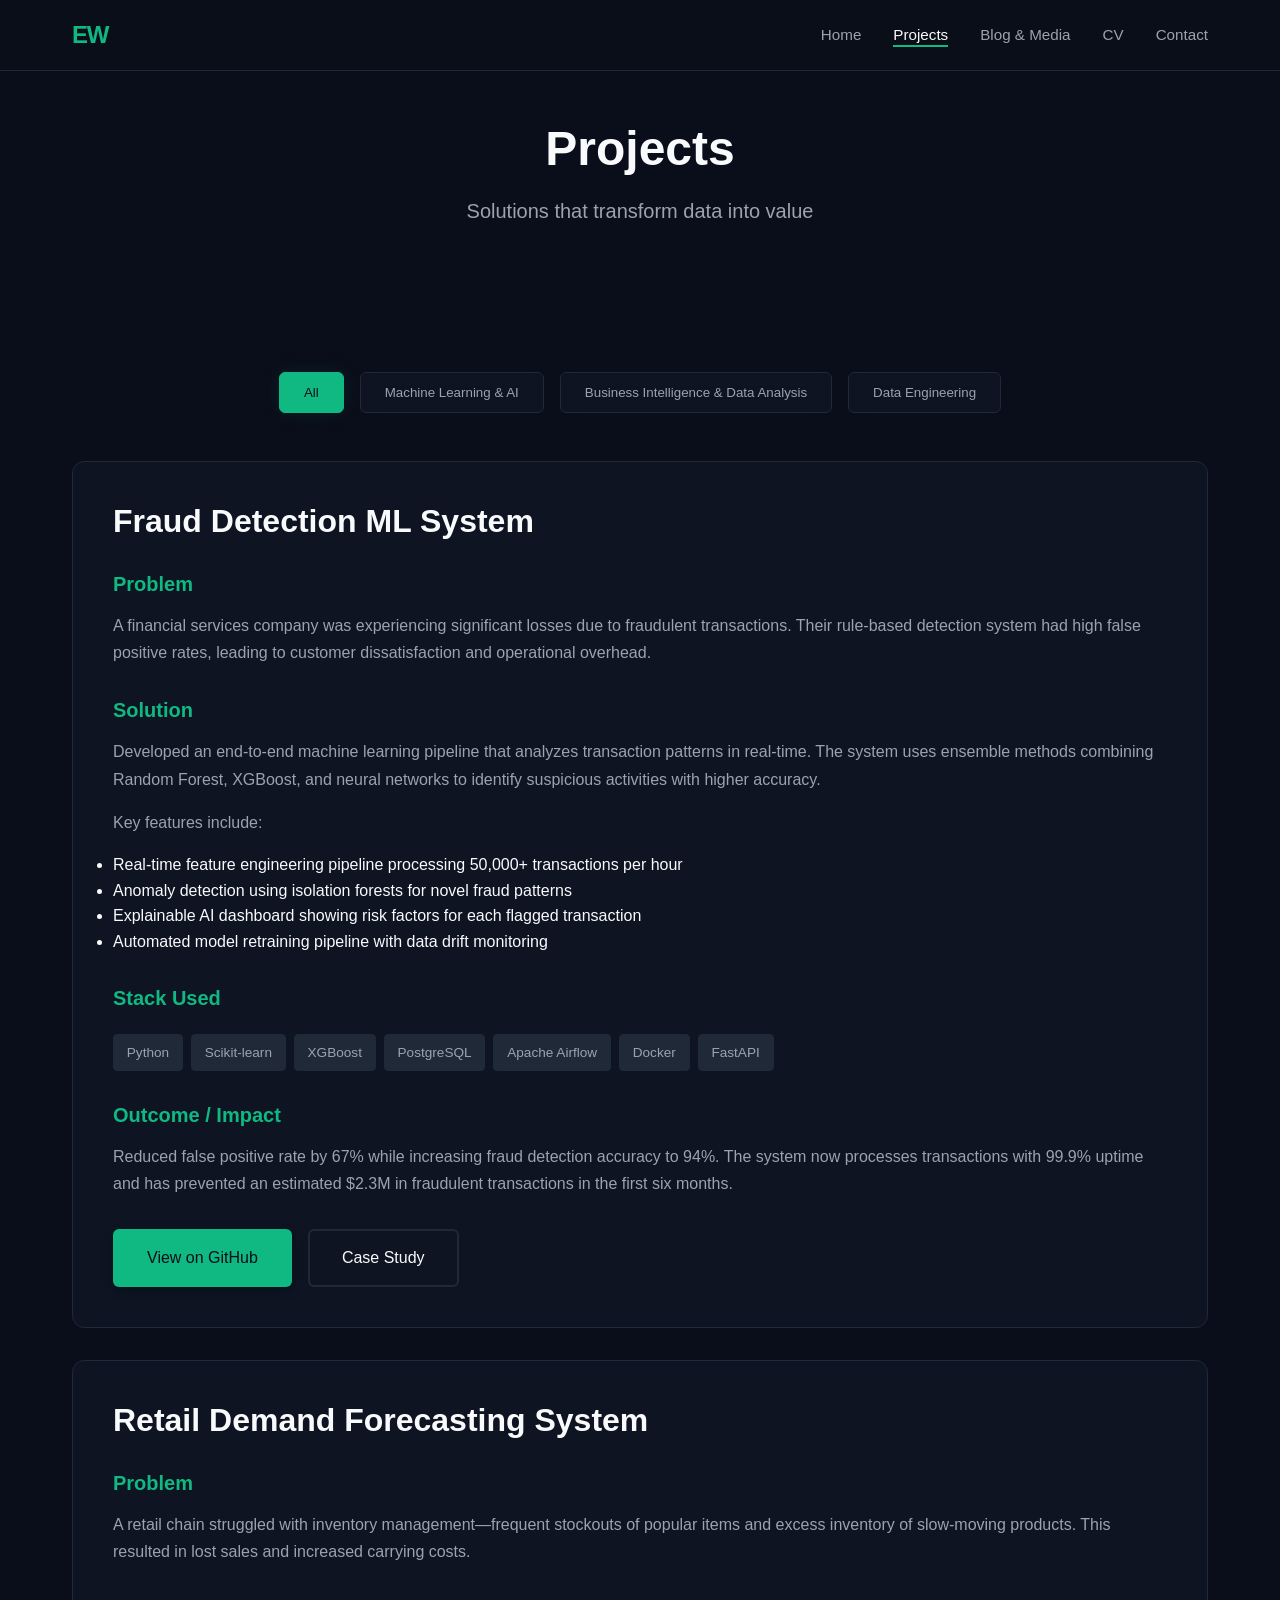
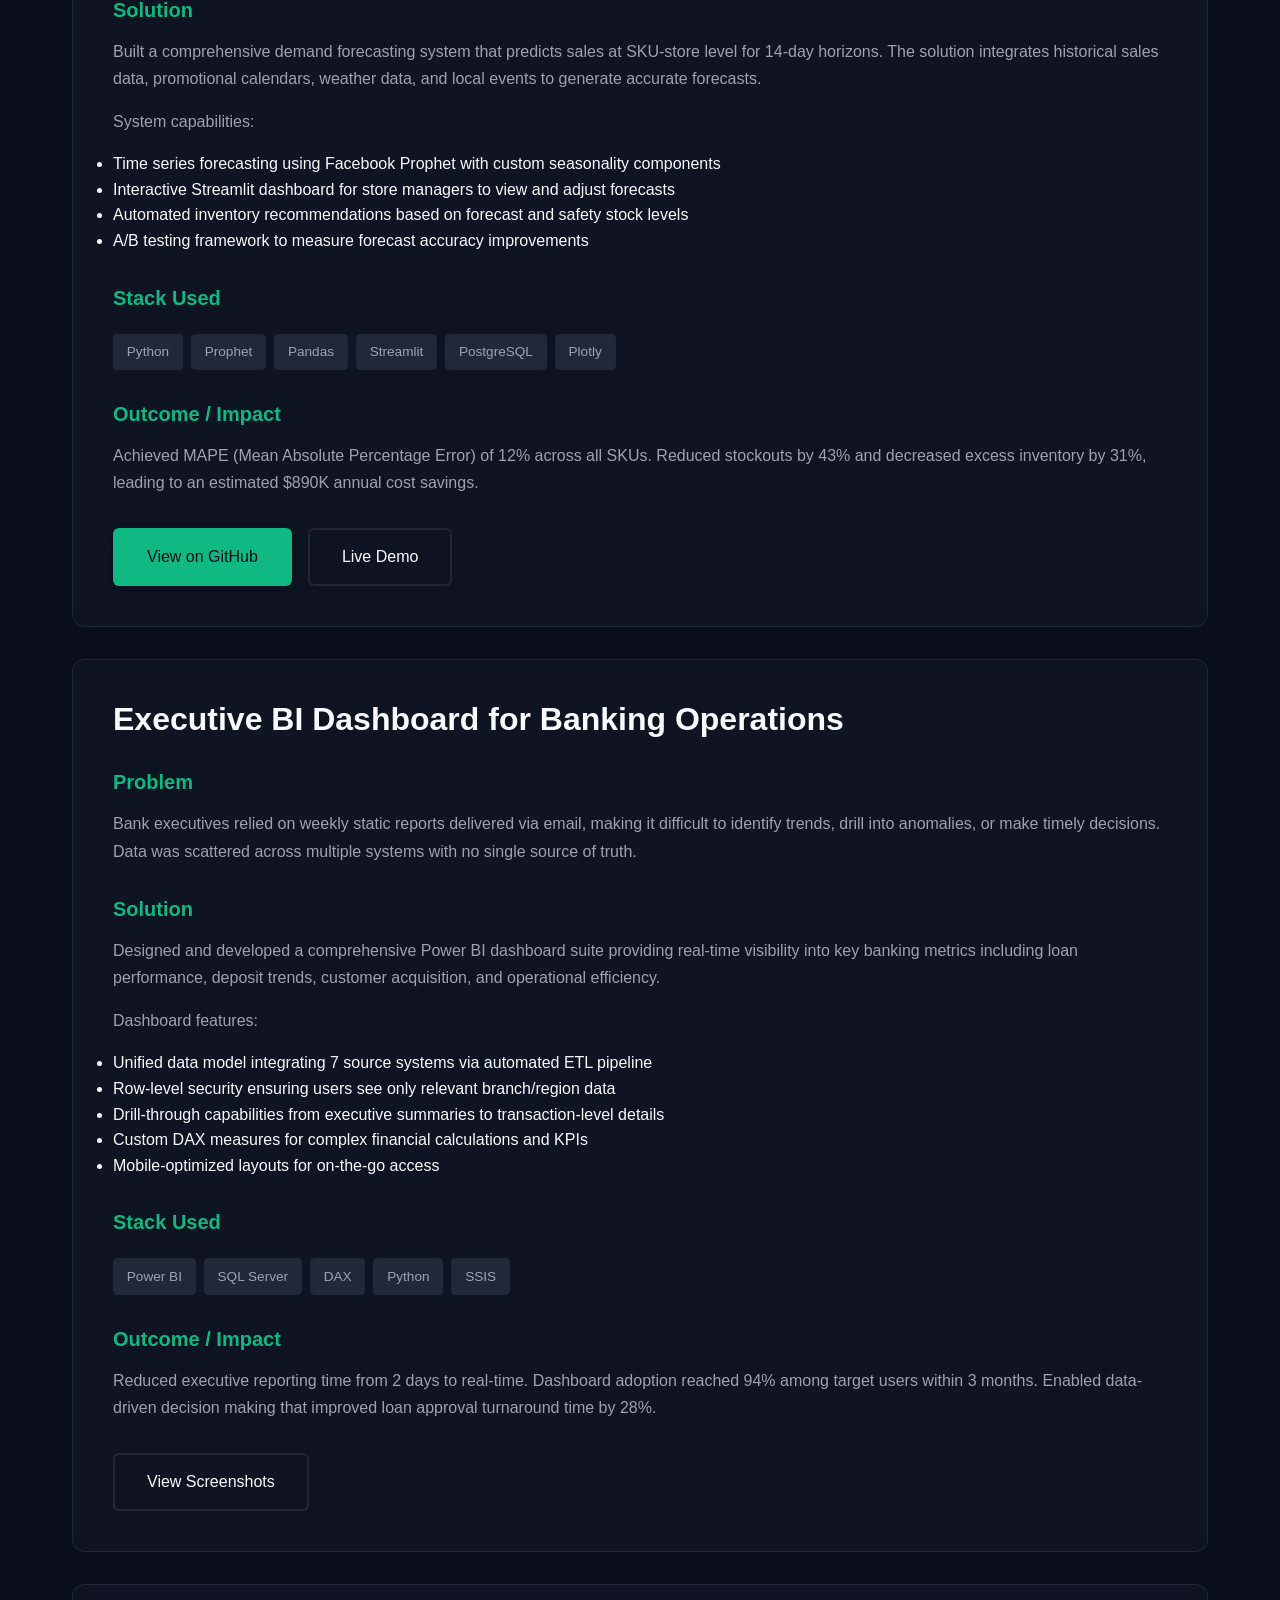
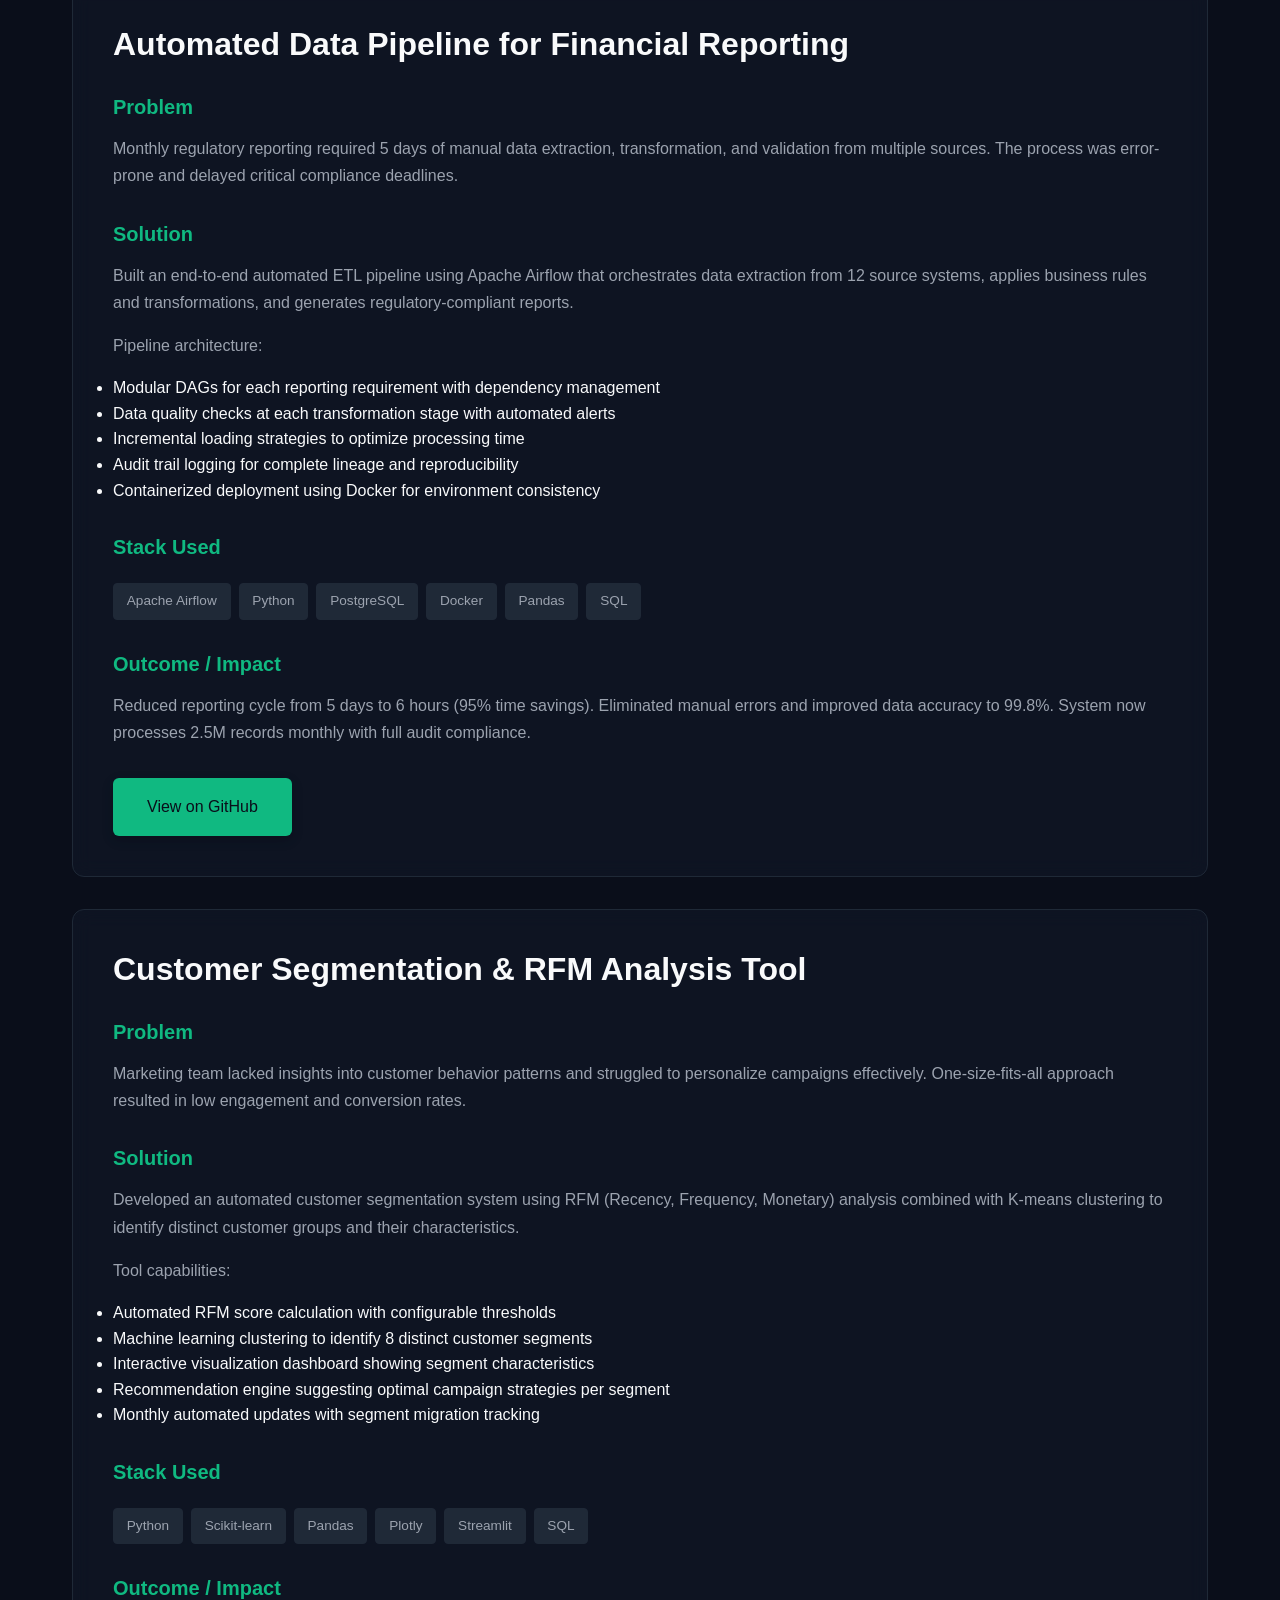
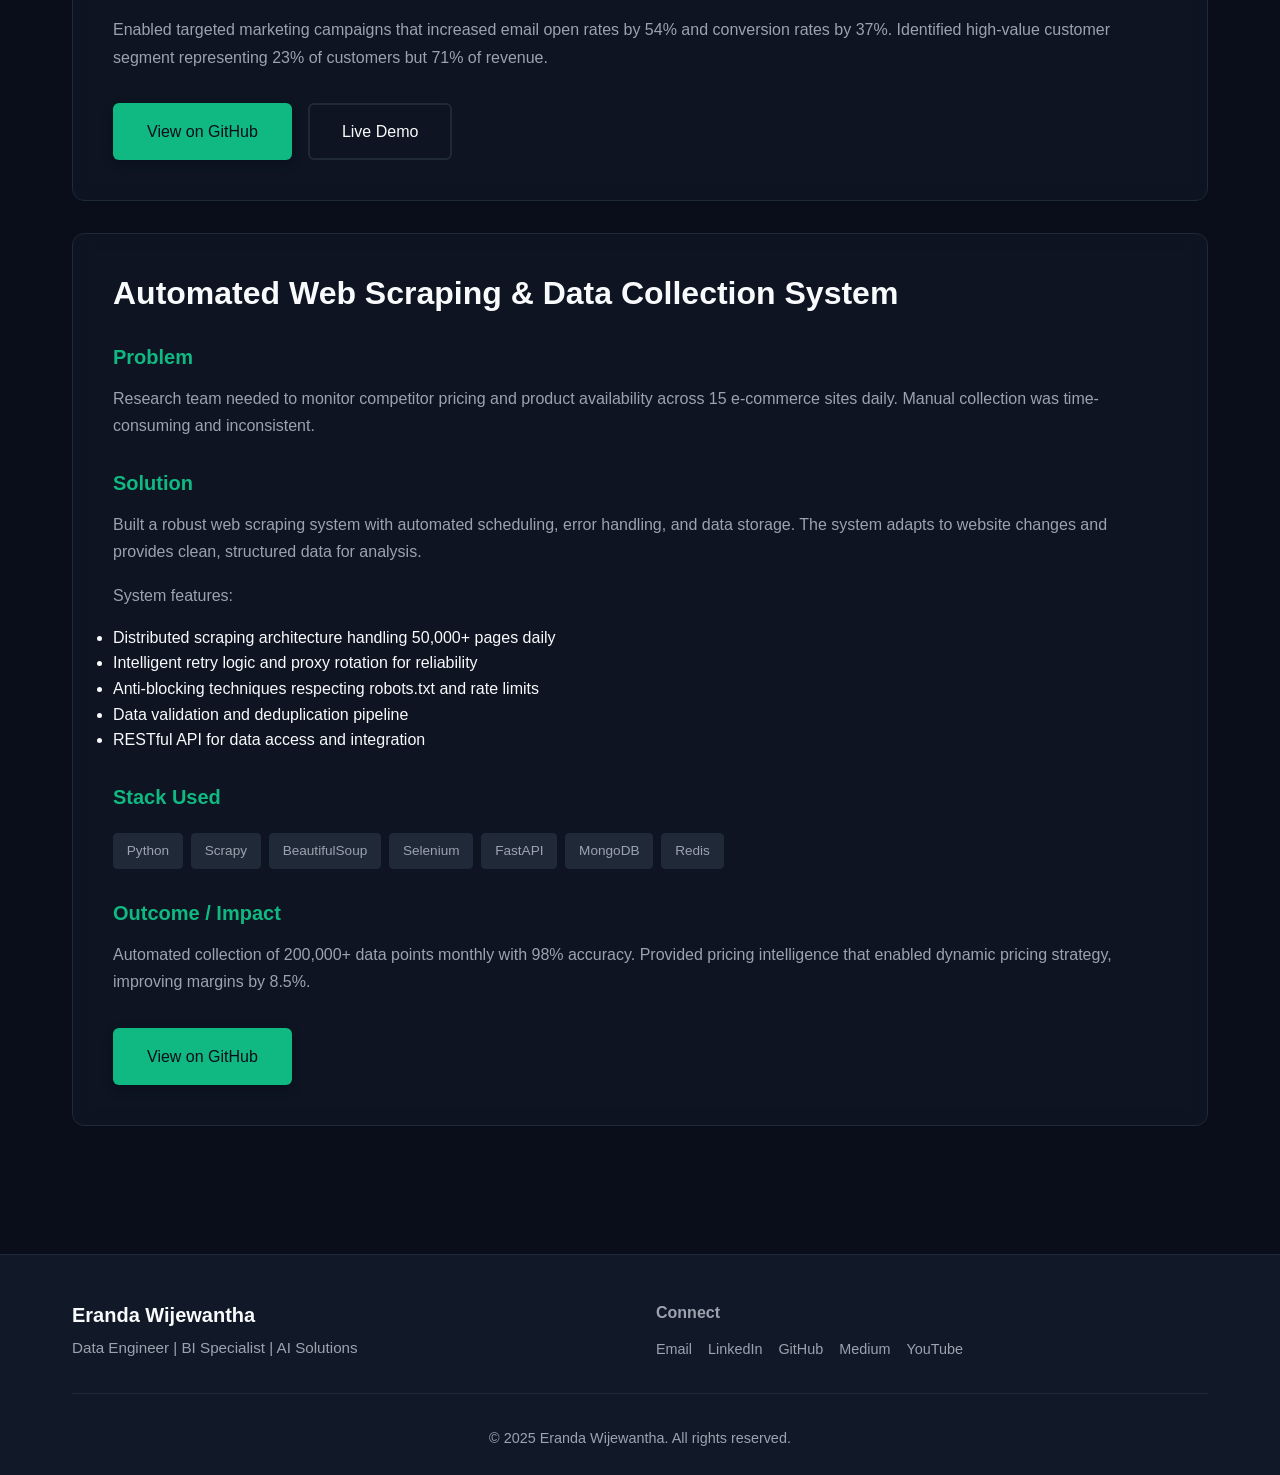
<file: projects.html>
<!DOCTYPE html>
<html lang="en">
<head>
    <meta charset="UTF-8">
    <meta name="viewport" content="width=device-width, initial-scale=1.0">
    <meta http-equiv="X-UA-Compatible" content="IE=edge">
    <meta name="description" content="Portfolio of data engineering, BI, and AI/ML projects by Eranda Wijewantha">
    <meta name="keywords" content="Data Projects, Machine Learning, Business Intelligence, ETL, Automation">
    <meta name="author" content="Eranda Wijewantha">
    <meta http-equiv="Content-Security-Policy" content="default-src 'self'; style-src 'self' 'unsafe-inline' https://fonts.googleapis.com; font-src 'self' https://fonts.gstatic.com; img-src 'self' data: https:; script-src 'self';">
    <meta http-equiv="X-Content-Type-Options" content="nosniff">
    <meta name="referrer" content="strict-origin-when-cross-origin">

    <title>Eranda Wijewantha | Projects</title>

    <link rel="preconnect" href="https://fonts.googleapis.com">
    <link rel="preconnect" href="https://fonts.gstatic.com" crossorigin>
    <link href="https://fonts.googleapis.com/css2?family=Inter:wght@300;400;500;600;700&display=swap" rel="stylesheet">
    <link rel="stylesheet" href="assets/css/style.css">
    <link rel="icon" type="image/svg+xml" href="assets/images/favicon.svg">
    <script defer src="assets/js/projects-filter.js"></script>
</head>
<body>
    <nav class="navbar">
        <div class="container">
            <a href="index.html" class="logo">EW</a>
            <ul class="nav-menu">
                <li><a href="index.html" class="nav-link">Home</a></li>
                <li><a href="projects.html" class="nav-link active">Projects</a></li>
                <li><a href="insights-media.html" class="nav-link">Blog & Media</a></li>
                <li><a href="cv.html" class="nav-link">CV</a></li>
                <li><a href="contact.html" class="nav-link">Contact</a></li>
            </ul>
        </div>
    </nav>

    <div class="firefly-container">
        <div class="firefly"></div>
        <div class="firefly"></div>
        <div class="firefly"></div>
        <div class="firefly"></div>
        <div class="firefly"></div>
        <div class="firefly"></div>
        <div class="firefly"></div>
        <div class="firefly"></div>
    </div>

    <section class="page-header">
        <div class="container">
            <h1>Projects</h1>
            <p>Solutions that transform data into value</p>
        </div>
    </section>

    <section class="projects-section">
        <div class="container">
            <div class="filter-buttons">
                <button class="filter-btn active">All</button>
                <button class="filter-btn">Machine Learning & AI</button>
                <button class="filter-btn">Business Intelligence & Data Analysis</button>
                <button class="filter-btn">Data Engineering</button>
            </div>

            <div class="project-detail" id="fraud-detection" data-category="Machine Learning & AI">
                <h3>Fraud Detection ML System</h3>
                <h4>Problem</h4>
                <p>A financial services company was experiencing significant losses due to fraudulent transactions. Their rule-based detection system had high false positive rates, leading to customer dissatisfaction and operational overhead.</p>

                <h4>Solution</h4>
                <p>Developed an end-to-end machine learning pipeline that analyzes transaction patterns in real-time. The system uses ensemble methods combining Random Forest, XGBoost, and neural networks to identify suspicious activities with higher accuracy.</p>
                <p>Key features include:</p>
                <ul>
                    <li>Real-time feature engineering pipeline processing 50,000+ transactions per hour</li>
                    <li>Anomaly detection using isolation forests for novel fraud patterns</li>
                    <li>Explainable AI dashboard showing risk factors for each flagged transaction</li>
                    <li>Automated model retraining pipeline with data drift monitoring</li>
                </ul>

                <h4>Stack Used</h4>
                <div class="project-tags">
                    <span class="tag">Python</span>
                    <span class="tag">Scikit-learn</span>
                    <span class="tag">XGBoost</span>
                    <span class="tag">PostgreSQL</span>
                    <span class="tag">Apache Airflow</span>
                    <span class="tag">Docker</span>
                    <span class="tag">FastAPI</span>
                </div>

                <h4>Outcome / Impact</h4>
                <p>Reduced false positive rate by 67% while increasing fraud detection accuracy to 94%. The system now processes transactions with 99.9% uptime and has prevented an estimated $2.3M in fraudulent transactions in the first six months.</p>

                <div class="project-actions">
                    <a href="https://github.com/erandawijewantha/instacart_market_basket_analysis" class="btn btn-primary" target="_blank" rel="noopener noreferrer">View on GitHub</a>
                    <a href="#" class="btn btn-outline">Case Study</a>
                </div>
            </div>

            <div class="project-detail" id="demand-forecasting" data-category="Machine Learning & AI">
                <h3>Retail Demand Forecasting System</h3>
                <h4>Problem</h4>
                <p>A retail chain struggled with inventory management—frequent stockouts of popular items and excess inventory of slow-moving products. This resulted in lost sales and increased carrying costs.</p>

                <h4>Solution</h4>
                <p>Built a comprehensive demand forecasting system that predicts sales at SKU-store level for 14-day horizons. The solution integrates historical sales data, promotional calendars, weather data, and local events to generate accurate forecasts.</p>
                <p>System capabilities:</p>
                <ul>
                    <li>Time series forecasting using Facebook Prophet with custom seasonality components</li>
                    <li>Interactive Streamlit dashboard for store managers to view and adjust forecasts</li>
                    <li>Automated inventory recommendations based on forecast and safety stock levels</li>
                    <li>A/B testing framework to measure forecast accuracy improvements</li>
                </ul>

                <h4>Stack Used</h4>
                <div class="project-tags">
                    <span class="tag">Python</span>
                    <span class="tag">Prophet</span>
                    <span class="tag">Pandas</span>
                    <span class="tag">Streamlit</span>
                    <span class="tag">PostgreSQL</span>
                    <span class="tag">Plotly</span>
                </div>

                <h4>Outcome / Impact</h4>
                <p>Achieved MAPE (Mean Absolute Percentage Error) of 12% across all SKUs. Reduced stockouts by 43% and decreased excess inventory by 31%, leading to an estimated $890K annual cost savings.</p>

                <div class="project-actions">
                    <a href="https://github.com/erandawijewantha/NetworkSecurity" class="btn btn-primary" target="_blank" rel="noopener noreferrer">View on GitHub</a>
                    <a href="#" class="btn btn-outline">Live Demo</a>
                </div>
            </div>

            <div class="project-detail" id="bi-dashboard" data-category="Business Intelligence & Data Analysis">
                <h3>Executive BI Dashboard for Banking Operations</h3>
                <h4>Problem</h4>
                <p>Bank executives relied on weekly static reports delivered via email, making it difficult to identify trends, drill into anomalies, or make timely decisions. Data was scattered across multiple systems with no single source of truth.</p>

                <h4>Solution</h4>
                <p>Designed and developed a comprehensive Power BI dashboard suite providing real-time visibility into key banking metrics including loan performance, deposit trends, customer acquisition, and operational efficiency.</p>
                <p>Dashboard features:</p>
                <ul>
                    <li>Unified data model integrating 7 source systems via automated ETL pipeline</li>
                    <li>Row-level security ensuring users see only relevant branch/region data</li>
                    <li>Drill-through capabilities from executive summaries to transaction-level details</li>
                    <li>Custom DAX measures for complex financial calculations and KPIs</li>
                    <li>Mobile-optimized layouts for on-the-go access</li>
                </ul>

                <h4>Stack Used</h4>
                <div class="project-tags">
                    <span class="tag">Power BI</span>
                    <span class="tag">SQL Server</span>
                    <span class="tag">DAX</span>
                    <span class="tag">Python</span>
                    <span class="tag">SSIS</span>
                </div>

                <h4>Outcome / Impact</h4>
                <p>Reduced executive reporting time from 2 days to real-time. Dashboard adoption reached 94% among target users within 3 months. Enabled data-driven decision making that improved loan approval turnaround time by 28%.</p>

                <div class="project-actions">
                    <a href="#" class="btn btn-outline">View Screenshots</a>
                </div>
            </div>

            <div class="project-detail" id="etl-pipeline" data-category="Data Engineering">
                <h3>Automated Data Pipeline for Financial Reporting</h3>
                <h4>Problem</h4>
                <p>Monthly regulatory reporting required 5 days of manual data extraction, transformation, and validation from multiple sources. The process was error-prone and delayed critical compliance deadlines.</p>

                <h4>Solution</h4>
                <p>Built an end-to-end automated ETL pipeline using Apache Airflow that orchestrates data extraction from 12 source systems, applies business rules and transformations, and generates regulatory-compliant reports.</p>
                <p>Pipeline architecture:</p>
                <ul>
                    <li>Modular DAGs for each reporting requirement with dependency management</li>
                    <li>Data quality checks at each transformation stage with automated alerts</li>
                    <li>Incremental loading strategies to optimize processing time</li>
                    <li>Audit trail logging for complete lineage and reproducibility</li>
                    <li>Containerized deployment using Docker for environment consistency</li>
                </ul>

                <h4>Stack Used</h4>
                <div class="project-tags">
                    <span class="tag">Apache Airflow</span>
                    <span class="tag">Python</span>
                    <span class="tag">PostgreSQL</span>
                    <span class="tag">Docker</span>
                    <span class="tag">Pandas</span>
                    <span class="tag">SQL</span>
                </div>

                <h4>Outcome / Impact</h4>
                <p>Reduced reporting cycle from 5 days to 6 hours (95% time savings). Eliminated manual errors and improved data accuracy to 99.8%. System now processes 2.5M records monthly with full audit compliance.</p>

                <div class="project-actions">
                    <a href="https://github.com/erandawijewantha/sql-data-warehouse-project" class="btn btn-primary" target="_blank" rel="noopener noreferrer">View on GitHub</a>
                </div>
            </div>

            <div class="project-detail" id="customer-segmentation" data-category="Machine Learning & AI">
                <h3>Customer Segmentation & RFM Analysis Tool</h3>
                <h4>Problem</h4>
                <p>Marketing team lacked insights into customer behavior patterns and struggled to personalize campaigns effectively. One-size-fits-all approach resulted in low engagement and conversion rates.</p>

                <h4>Solution</h4>
                <p>Developed an automated customer segmentation system using RFM (Recency, Frequency, Monetary) analysis combined with K-means clustering to identify distinct customer groups and their characteristics.</p>
                <p>Tool capabilities:</p>
                <ul>
                    <li>Automated RFM score calculation with configurable thresholds</li>
                    <li>Machine learning clustering to identify 8 distinct customer segments</li>
                    <li>Interactive visualization dashboard showing segment characteristics</li>
                    <li>Recommendation engine suggesting optimal campaign strategies per segment</li>
                    <li>Monthly automated updates with segment migration tracking</li>
                </ul>

                <h4>Stack Used</h4>
                <div class="project-tags">
                    <span class="tag">Python</span>
                    <span class="tag">Scikit-learn</span>
                    <span class="tag">Pandas</span>
                    <span class="tag">Plotly</span>
                    <span class="tag">Streamlit</span>
                    <span class="tag">SQL</span>
                </div>

                <h4>Outcome / Impact</h4>
                <p>Enabled targeted marketing campaigns that increased email open rates by 54% and conversion rates by 37%. Identified high-value customer segment representing 23% of customers but 71% of revenue.</p>

                <div class="project-actions">
                    <a href="https://github.com/erandawijewantha/hotel_reservation_prediction" class="btn btn-primary" target="_blank" rel="noopener noreferrer">View on GitHub</a>
                    <a href="#" class="btn btn-outline">Live Demo</a>
                </div>
            </div>

            <div class="project-detail" id="web-scraping" data-category="Data Engineering">
                <h3>Automated Web Scraping & Data Collection System</h3>
                <h4>Problem</h4>
                <p>Research team needed to monitor competitor pricing and product availability across 15 e-commerce sites daily. Manual collection was time-consuming and inconsistent.</p>

                <h4>Solution</h4>
                <p>Built a robust web scraping system with automated scheduling, error handling, and data storage. The system adapts to website changes and provides clean, structured data for analysis.</p>
                <p>System features:</p>
                <ul>
                    <li>Distributed scraping architecture handling 50,000+ pages daily</li>
                    <li>Intelligent retry logic and proxy rotation for reliability</li>
                    <li>Anti-blocking techniques respecting robots.txt and rate limits</li>
                    <li>Data validation and deduplication pipeline</li>
                    <li>RESTful API for data access and integration</li>
                </ul>

                <h4>Stack Used</h4>
                <div class="project-tags">
                    <span class="tag">Python</span>
                    <span class="tag">Scrapy</span>
                    <span class="tag">BeautifulSoup</span>
                    <span class="tag">Selenium</span>
                    <span class="tag">FastAPI</span>
                    <span class="tag">MongoDB</span>
                    <span class="tag">Redis</span>
                </div>

                <h4>Outcome / Impact</h4>
                <p>Automated collection of 200,000+ data points monthly with 98% accuracy. Provided pricing intelligence that enabled dynamic pricing strategy, improving margins by 8.5%.</p>

                <div class="project-actions">
                    <a href="https://github.com/YOUR_USERNAME/web-scraper" class="btn btn-primary" target="_blank" rel="noopener noreferrer">View on GitHub</a>
                </div>
            </div>
        </div>
    </section>

    <footer class="footer">
        <div class="container">
            <div class="footer-content">
                <div class="footer-section">
                    <h3>Eranda Wijewantha</h3>
                    <p>Data Engineer | BI Specialist | AI Solutions</p>
                </div>
                <div class="footer-section">
                    <h4>Connect</h4>
                    <div class="social-links">
                        <a href="mailto:your.email@example.com">Email</a>
                        <a href="https://linkedin.com/in/YOUR_LINKEDIN" target="_blank" rel="noopener noreferrer">LinkedIn</a>
                        <a href="https://github.com/YOUR_GITHUB" target="_blank" rel="noopener noreferrer">GitHub</a>
                        <a href="https://medium.com/@YOUR_MEDIUM" target="_blank" rel="noopener noreferrer">Medium</a>
                        <!-- <a href="https://YOUR_SUBSTACK.substack.com" target="_blank" rel="noopener noreferrer">Substack</a> -->
                        <a href="https://youtube.com/@YOUR_CHANNEL" target="_blank" rel="noopener noreferrer">YouTube</a>
                    </div>
                </div>
            </div>
            <div class="footer-bottom">
                <p>&copy; 2025 Eranda Wijewantha. All rights reserved.</p>
            </div>
        </div>
    </footer>
</body>
</html>
</file>
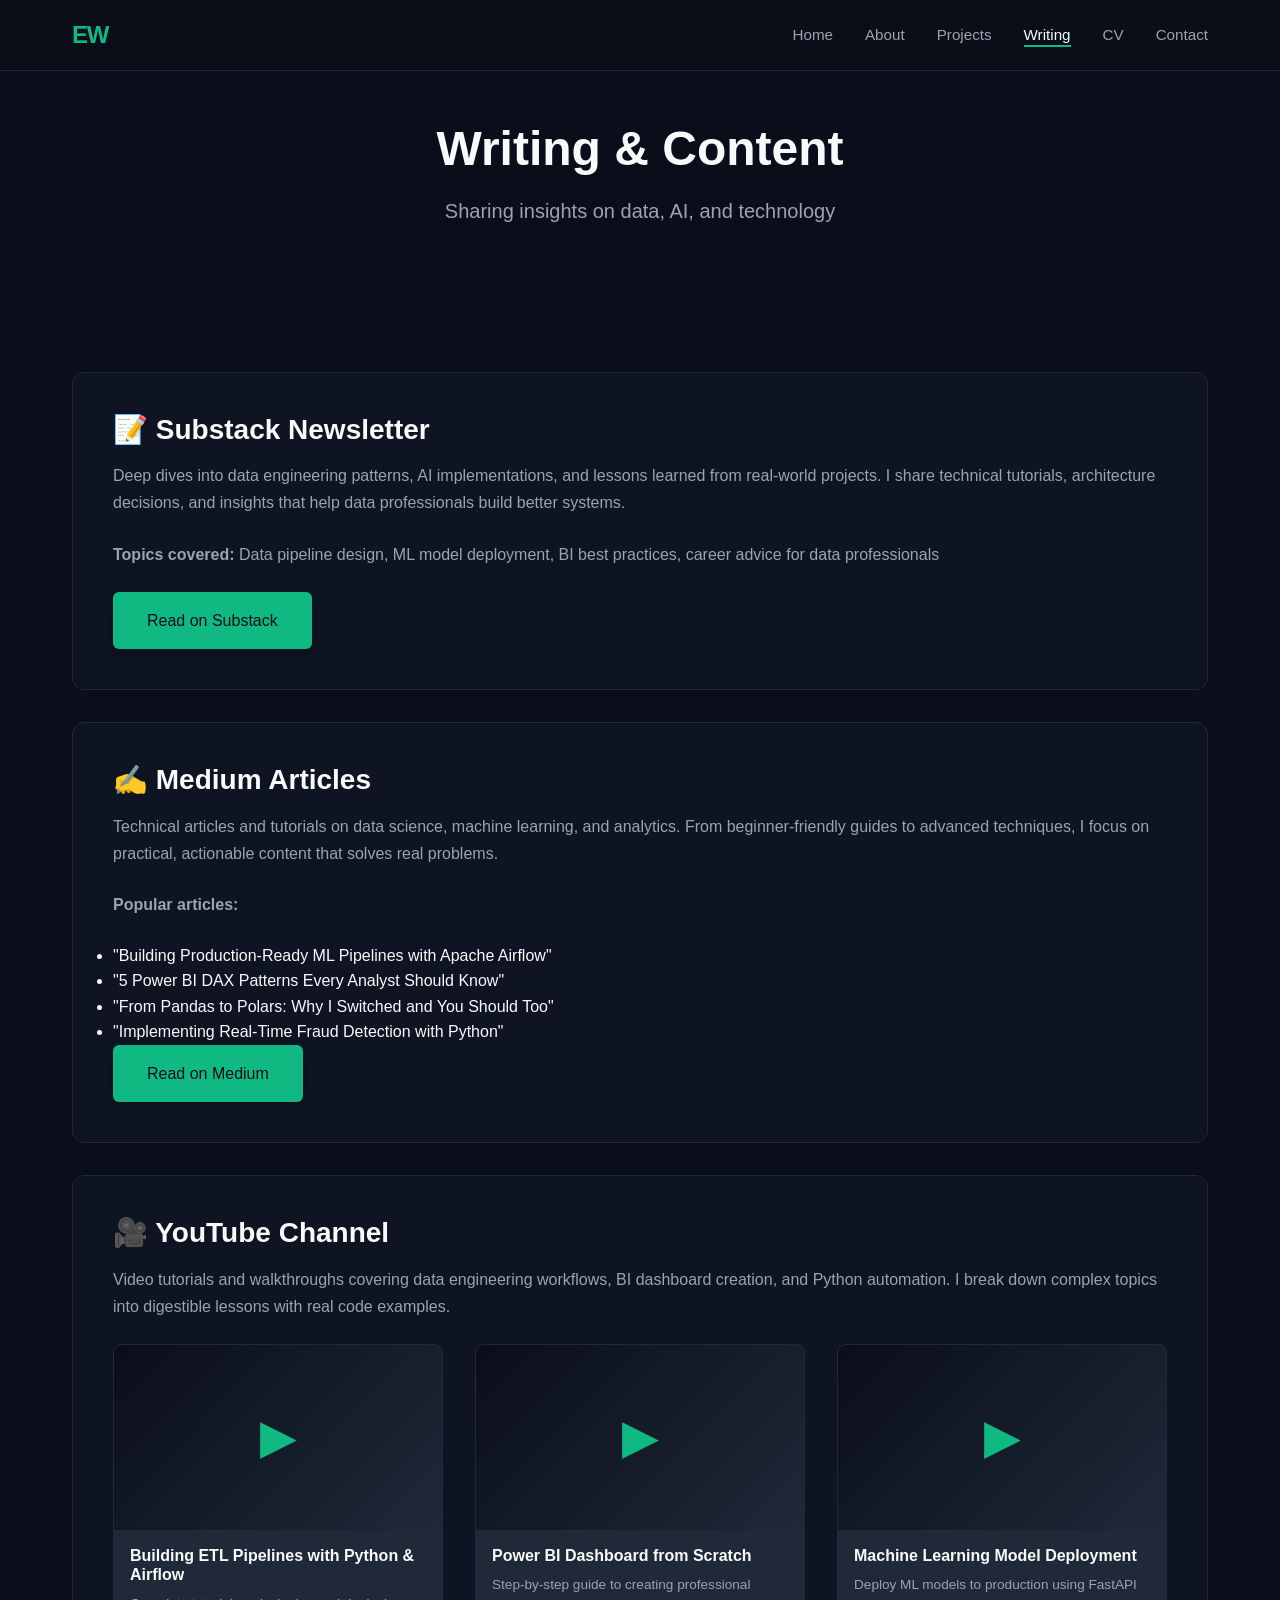
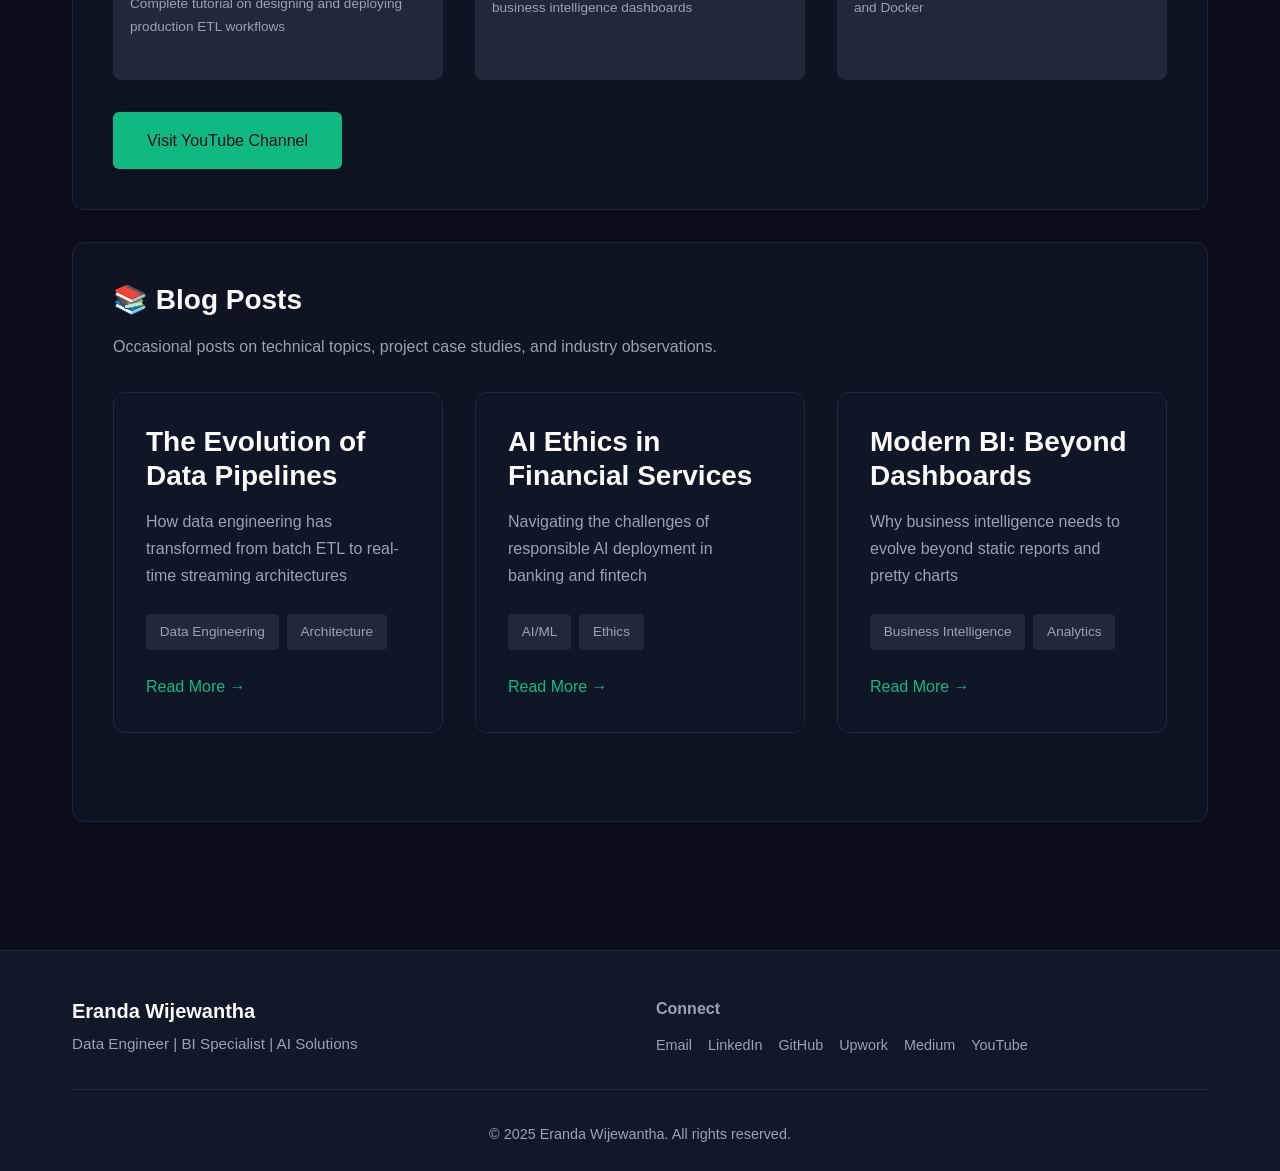
<file: writing.html>
<!DOCTYPE html>
<html lang="en">
<head>
    <meta charset="UTF-8">
    <meta name="viewport" content="width=device-width, initial-scale=1.0">
    <meta http-equiv="X-UA-Compatible" content="IE=edge">
    <meta name="description" content="Writing and content by Eranda Wijewantha on data engineering, AI/ML, and business intelligence">
    <meta name="keywords" content="Data Engineering Blog, Machine Learning Articles, BI Tutorials, Tech Writing">
    <meta name="author" content="Eranda Wijewantha">
    <meta http-equiv="Content-Security-Policy" content="default-src 'self'; style-src 'self' 'unsafe-inline' https://fonts.googleapis.com; font-src 'self' https://fonts.gstatic.com; img-src 'self' data: https:; script-src 'self'; frame-src https://www.youtube.com;">
    <meta http-equiv="X-Content-Type-Options" content="nosniff">
    <meta name="referrer" content="strict-origin-when-cross-origin">

    <title>Eranda Wijewantha | Writing</title>

    <link rel="preconnect" href="https://fonts.googleapis.com">
    <link rel="preconnect" href="https://fonts.gstatic.com" crossorigin>
    <link href="https://fonts.googleapis.com/css2?family=Inter:wght@300;400;500;600;700&display=swap" rel="stylesheet">
    <link rel="stylesheet" href="assets/css/style.css">
    <link rel="icon" type="image/svg+xml" href="assets/images/favicon.svg">
</head>
<body>
    <nav class="navbar">
        <div class="container">
            <a href="index.html" class="logo">EW</a>
            <ul class="nav-menu">
                <li><a href="index.html" class="nav-link">Home</a></li>
                <li><a href="about.html" class="nav-link">About</a></li>
                <li><a href="projects.html" class="nav-link">Projects</a></li>
                <li><a href="writing.html" class="nav-link active">Writing</a></li>
                <li><a href="cv.html" class="nav-link">CV</a></li>
                <li><a href="contact.html" class="nav-link">Contact</a></li>
            </ul>
        </div>
    </nav>

    <div class="firefly-container">
        <div class="firefly"></div>
        <div class="firefly"></div>
        <div class="firefly"></div>
        <div class="firefly"></div>
        <div class="firefly"></div>
    </div>

    <section class="page-header">
        <div class="container">
            <h1>Writing & Content</h1>
            <p>Sharing insights on data, AI, and technology</p>
        </div>
    </section>

    <section class="writing-section">
        <div class="container">
            <div class="writing-platform">
                <h3>📝 Substack Newsletter</h3>
                <p>Deep dives into data engineering patterns, AI implementations, and lessons learned from real-world projects. I share technical tutorials, architecture decisions, and insights that help data professionals build better systems.</p>
                <p><strong>Topics covered:</strong> Data pipeline design, ML model deployment, BI best practices, career advice for data professionals</p>
                <a href="https://YOUR_SUBSTACK.substack.com" class="btn btn-primary" target="_blank" rel="noopener noreferrer">Read on Substack</a>
            </div>

            <div class="writing-platform">
                <h3>✍️ Medium Articles</h3>
                <p>Technical articles and tutorials on data science, machine learning, and analytics. From beginner-friendly guides to advanced techniques, I focus on practical, actionable content that solves real problems.</p>
                <p><strong>Popular articles:</strong></p>
                <ul>
                    <li>"Building Production-Ready ML Pipelines with Apache Airflow"</li>
                    <li>"5 Power BI DAX Patterns Every Analyst Should Know"</li>
                    <li>"From Pandas to Polars: Why I Switched and You Should Too"</li>
                    <li>"Implementing Real-Time Fraud Detection with Python"</li>
                </ul>
                <a href="https://medium.com/@YOUR_MEDIUM" class="btn btn-primary" target="_blank" rel="noopener noreferrer">Read on Medium</a>
            </div>

            <div class="writing-platform">
                <h3>🎥 YouTube Channel</h3>
                <p>Video tutorials and walkthroughs covering data engineering workflows, BI dashboard creation, and Python automation. I break down complex topics into digestible lessons with real code examples.</p>

                <div class="video-grid">
                    <div class="video-item">
                        <div class="video-placeholder">▶</div>
                        <div class="video-info">
                            <h4>Building ETL Pipelines with Python & Airflow</h4>
                            <p>Complete tutorial on designing and deploying production ETL workflows</p>
                        </div>
                    </div>
                    <div class="video-item">
                        <div class="video-placeholder">▶</div>
                        <div class="video-info">
                            <h4>Power BI Dashboard from Scratch</h4>
                            <p>Step-by-step guide to creating professional business intelligence dashboards</p>
                        </div>
                    </div>
                    <div class="video-item">
                        <div class="video-placeholder">▶</div>
                        <div class="video-info">
                            <h4>Machine Learning Model Deployment</h4>
                            <p>Deploy ML models to production using FastAPI and Docker</p>
                        </div>
                    </div>
                </div>

                <div style="margin-top: 2rem;">
                    <a href="https://youtube.com/@YOUR_CHANNEL" class="btn btn-primary" target="_blank" rel="noopener noreferrer">Visit YouTube Channel</a>
                </div>
            </div>

            <div class="writing-platform">
                <h3>📚 Blog Posts</h3>
                <p>Occasional posts on technical topics, project case studies, and industry observations.</p>

                <div class="projects-grid" style="margin-top: 2rem;">
                    <div class="project-card">
                        <h3>The Evolution of Data Pipelines</h3>
                        <p class="project-description">How data engineering has transformed from batch ETL to real-time streaming architectures</p>
                        <div class="project-tags">
                            <span class="tag">Data Engineering</span>
                            <span class="tag">Architecture</span>
                        </div>
                        <div class="project-links">
                            <a href="blog/post1.html" class="project-link">Read More →</a>
                        </div>
                    </div>
                    <div class="project-card">
                        <h3>AI Ethics in Financial Services</h3>
                        <p class="project-description">Navigating the challenges of responsible AI deployment in banking and fintech</p>
                        <div class="project-tags">
                            <span class="tag">AI/ML</span>
                            <span class="tag">Ethics</span>
                        </div>
                        <div class="project-links">
                            <a href="blog/post2.html" class="project-link">Read More →</a>
                        </div>
                    </div>
                    <div class="project-card">
                        <h3>Modern BI: Beyond Dashboards</h3>
                        <p class="project-description">Why business intelligence needs to evolve beyond static reports and pretty charts</p>
                        <div class="project-tags">
                            <span class="tag">Business Intelligence</span>
                            <span class="tag">Analytics</span>
                        </div>
                        <div class="project-links">
                            <a href="blog/post3.html" class="project-link">Read More →</a>
                        </div>
                    </div>
                </div>
            </div>
        </div>
    </section>

    <footer class="footer">
        <div class="container">
            <div class="footer-content">
                <div class="footer-section">
                    <h3>Eranda Wijewantha</h3>
                    <p>Data Engineer | BI Specialist | AI Solutions</p>
                </div>
                <div class="footer-section">
                    <h4>Connect</h4>
                    <div class="social-links">
                        <a href="mailto:your.email@example.com" rel="noopener noreferrer">Email</a>
                        <a href="https://linkedin.com/in/YOUR_LINKEDIN" target="_blank" rel="noopener noreferrer">LinkedIn</a>
                        <a href="https://github.com/YOUR_GITHUB" target="_blank" rel="noopener noreferrer">GitHub</a>
                        <a href="https://upwork.com/freelancers/YOUR_UPWORK" target="_blank" rel="noopener noreferrer">Upwork</a>
                        <a href="https://medium.com/@YOUR_MEDIUM" target="_blank" rel="noopener noreferrer">Medium</a>
                        <!-- <a href="https://YOUR_SUBSTACK.substack.com" target="_blank" rel="noopener noreferrer">Substack</a> -->
                        <a href="https://youtube.com/@YOUR_CHANNEL" target="_blank" rel="noopener noreferrer">YouTube</a>
                    </div>
                </div>
            </div>
            <div class="footer-bottom">
                <p>&copy; 2025 Eranda Wijewantha. All rights reserved.</p>
            </div>
        </div>
    </footer>
</body>
</html>
</file>
<file: assets/css/style.css>
/* ==========================================
   RESET & BASE STYLES
   ========================================== */

* {
    margin: 0;
    padding: 0;
    box-sizing: border-box;
}

:root {
    --bg-primary: #0A0E1A;
    --bg-card: #111827;
    --bg-elevated: #1F2937;
    --text-primary: #F9FAFB;
    --text-muted: #9CA3AF;
    --accent-primary: #10B981;
    --accent-secondary: #34D399;
    --border-subtle: #1F2937;
    --shadow-subtle: rgba(16, 185, 129, 0.1);
    --glass-bg: rgba(17, 24, 39, 0.7);
    --transition: all 0.3s cubic-bezier(0.4, 0, 0.2, 1);
}

html {
    scroll-behavior: smooth;
}

body {
    font-family: 'Inter', -apple-system, BlinkMacSystemFont, 'Segoe UI', sans-serif;
    background-color: var(--bg-primary);
    color: var(--text-primary);
    line-height: 1.6;
    font-size: 16px;
    overflow-x: hidden;
}

::selection {
    background-color: var(--accent-green);
    color: var(--bg-primary);
}

/* ==========================================
   TYPOGRAPHY
   ========================================== */

h1, h2, h3, h4, h5, h6 {
    font-weight: 600;
    line-height: 1.2;
    color: var(--text-primary);
}

h1 { font-size: 3rem; }
h2 { font-size: 2.25rem; }
h3 { font-size: 1.5rem; }
h4 { font-size: 1.25rem; }

p {
    color: var(--text-muted);
    line-height: 1.7;
}

a {
    color: var(--accent-primary);
    text-decoration: none;
    transition: var(--transition);
}

a:hover {
    color: var(--accent-secondary);
}

a:focus {
    outline: 2px solid var(--accent-primary);
    outline-offset: 2px;
}

/* ==========================================
   LAYOUT
   ========================================== */

.container {
    max-width: 1200px;
    margin: 0 auto;
    padding: 0 2rem;
}

section {
    padding: 6rem 0;
}

.text-center {
    text-align: center;
}

/* ==========================================
   NAVIGATION
   ========================================== */

.navbar {
    position: fixed;
    top: 0;
    left: 0;
    right: 0;
    background-color: rgba(11, 15, 26, 0.95);
    backdrop-filter: blur(10px);
    border-bottom: 1px solid var(--border-subtle);
    padding: 1rem 0;
    z-index: 1000;
}

.navbar .container {
    display: flex;
    justify-content: space-between;
    align-items: center;
}

.logo {
    font-size: 1.5rem;
    font-weight: 700;
    color: var(--accent-primary);
    letter-spacing: -0.05em;
}

.logo:hover {
    color: var(--accent-secondary);
}

.nav-menu {
    display: flex;
    list-style: none;
    gap: 2rem;
}

.nav-link {
    color: var(--text-muted);
    font-weight: 500;
    font-size: 0.95rem;
    position: relative;
}

.nav-link.active,
.nav-link:hover {
    color: var(--text-primary);
}

.nav-link::after {
    content: '';
    position: absolute;
    bottom: -4px;
    left: 0;
    width: 0;
    height: 2px;
    background-color: var(--accent-primary);
    transition: width 0.3s ease;
}

.nav-link:hover::after,
.nav-link.active::after {
    width: 100%;
}

/* ==========================================
   BUTTONS
   ========================================== */

.btn {
    display: inline-block;
    padding: 0.875rem 2rem;
    font-weight: 500;
    border-radius: 6px;
    transition: var(--transition);
    cursor: pointer;
    border: 2px solid transparent;
    font-size: 1rem;
}

.btn-primary {
    background-color: var(--accent-primary);
    color: var(--bg-primary);
    box-shadow: 0 4px 12px rgba(0, 0, 0, 0.2);
}

.btn-primary:hover {
    background-color: var(--accent-secondary);
    box-shadow: 0 6px 16px rgba(0, 0, 0, 0.25);
    transform: translateY(-2px);
}

.btn-secondary {
    background-color: transparent;
    border: 2px solid var(--accent-primary);
    color: var(--accent-primary);
}

.btn-secondary:hover {
    background-color: var(--accent-primary);
    color: var(--bg-primary);
    box-shadow: 0 4px 12px rgba(0, 0, 0, 0.2);
}

.btn-outline {
    background-color: transparent;
    border: 2px solid var(--border-subtle);
    color: var(--text-primary);
}

.btn-outline:hover {
    border-color: var(--accent-primary);
    color: var(--accent-primary);
    background-color: rgba(16, 185, 129, 0.05);
}

/* ==========================================
   FIREFLY ANIMATION
   ========================================== */

.firefly-container {
    position: fixed;
    top: 0;
    left: 0;
    width: 100%;
    height: 100%;
    pointer-events: none;
    z-index: 1;
    overflow: hidden;
}

.firefly {
    position: absolute;
    width: 4px;
    height: 4px;
    background-color: var(--accent-primary);
    border-radius: 50%;
    box-shadow: 0 0 8px var(--accent-primary);
    opacity: 0;
    animation: float 15s infinite ease-in-out;
}

.firefly:nth-child(1) {
    left: 10%;
    animation-delay: 0s;
    animation-duration: 12s;
}

.firefly:nth-child(2) {
    left: 30%;
    animation-delay: 2s;
    animation-duration: 15s;
}

.firefly:nth-child(3) {
    left: 50%;
    animation-delay: 4s;
    animation-duration: 18s;
}

.firefly:nth-child(4) {
    left: 70%;
    animation-delay: 1s;
    animation-duration: 14s;
}

.firefly:nth-child(5) {
    left: 90%;
    animation-delay: 3s;
    animation-duration: 16s;
}

.firefly:nth-child(6) {
    left: 20%;
    animation-delay: 5s;
    animation-duration: 13s;
}

.firefly:nth-child(7) {
    left: 60%;
    animation-delay: 6s;
    animation-duration: 17s;
}

.firefly:nth-child(8) {
    left: 80%;
    animation-delay: 7s;
    animation-duration: 19s;
}

@keyframes float {
    0%, 100% {
        transform: translateY(100vh) translateX(0);
        opacity: 0;
    }
    10% {
        opacity: 1;
    }
    90% {
        opacity: 1;
    }
    50% {
        transform: translateY(-10vh) translateX(80px);
        opacity: 0.9;
    }
}

/* ==========================================
   HERO SECTION
   ========================================== */

.hero {
    min-height: 100vh;
    display: flex;
    align-items: center;
    justify-content: center;
    position: relative;
    padding-top: 80px;
}

.hero-content {
    text-align: center;
    max-width: 900px;
    margin: 0 auto;
    z-index: 10;
}

.profile-photo {
    width: 120px;
    height: 120px;
    border-radius: 50%;
    border: 3px solid var(--accent-primary);
    box-shadow: 0 0 20px var(--shadow-subtle);
    object-fit: cover;
    transition: var(--transition);
    margin-bottom: 1.5rem;
}

.profile-photo:hover {
    transform: scale(1.05);
    box-shadow: 0 0 30px rgba(16, 185, 129, 0.25);
}

.hero-title {
    font-size: 4rem;
    font-weight: 700;
    margin-bottom: 1rem;
    color: var(--text-primary);
}

.hero-title span {
    color: var(--accent-primary);
}

.hero-subtitle {
    font-size: 1.5rem;
    color: var(--text-muted);
    margin-bottom: 1.5rem;
    font-weight: 400;
}

.hero-value-prop {
    font-size: 1.25rem;
    color: var(--text-primary);
    margin-bottom: 1rem;
    font-weight: 500;
}

.hero-experience {
    font-size: 1.1rem;
    color: var(--accent-primary);
    margin-bottom: 3rem;
    font-weight: 400;
}

.hero-tagline {
    font-size: 1.25rem;
    color: var(--accent-primary);
    margin-bottom: 3rem;
    font-style: italic;
    font-weight: 300;
}

.hero-cta {
    display: flex;
    gap: 1.5rem;
    justify-content: center;
    flex-wrap: wrap;
}

/* ==========================================
   SECTION TITLE
   ========================================== */

.section-title {
    text-align: center;
    margin-bottom: 4rem;
    font-size: 2.5rem;
    position: relative;
    display: inline-block;
    width: 100%;
}

.section-title::after {
    content: '';
    position: absolute;
    bottom: -10px;
    left: 50%;
    transform: translateX(-50%);
    width: 60px;
    height: 3px;
    background: var(--accent-primary);
    border-radius: 2px;
    box-shadow: 0 0 15px var(--shadow-subtle);
}

/* ==========================================
   SERVICES SECTION
   ========================================== */

.services {
    background-color: var(--bg-primary);
}

.services-grid {
    display: grid;
    grid-template-columns: repeat(3, 1fr);
    gap: 2rem;
    max-width: 1100px;
    margin: 0 auto;
    align-items: stretch;
}

@media (max-width: 768px) {
    .services-grid {
        grid-template-columns: 1fr;
    }
}

.service-card {
    background: var(--glass-bg);
    backdrop-filter: blur(10px);
    -webkit-backdrop-filter: blur(10px);
    padding: 2.5rem;
    border-radius: 12px;
    border: 1px solid var(--border-subtle);
    transition: var(--transition);
    display: flex;
    flex-direction: column;
    min-height: 300px;
}

.service-card:hover {
    transform: translateY(-5px);
    box-shadow: 0 8px 32px var(--shadow-subtle);
    border-color: var(--accent-primary);
}

.service-icon {
    font-size: 2.5rem;
    margin-bottom: 1.5rem;
    filter: drop-shadow(0 0 10px var(--shadow-subtle));
}

.service-card h3 {
    margin-bottom: 1rem;
    font-size: 1.25rem;
    color: var(--text-primary);
}

.service-card p {
    font-size: 0.95rem;
    line-height: 1.6;
    color: var(--text-muted);
}

/* ==========================================
   TECH STACK SECTION
   ========================================== */

.tech-stack {
    background-color: var(--bg-card);
}

.tech-grid {
    display: grid;
    grid-template-columns: repeat(auto-fit, minmax(120px, 1fr));
    gap: 1rem;
    max-width: 900px;
    margin: 0 auto;
}

.tech-item {
    background: var(--glass-bg);
    backdrop-filter: blur(10px);
    padding: 1rem;
    border-radius: 8px;
    text-align: center;
    font-weight: 500;
    border: 1px solid var(--border-subtle);
    transition: var(--transition);
    font-size: 0.9rem;
    color: var(--text-muted);
}

.tech-item:hover {
    border-color: var(--accent-primary);
    color: var(--accent-primary);
    box-shadow: 0 0 20px var(--shadow-subtle);
    transform: scale(1.05);
}

/* ==========================================
   PROJECTS SECTION
   ========================================== */

.featured-projects {
    background-color: var(--bg-primary);
}

.projects-grid {
    display: grid;
    grid-template-columns: repeat(auto-fit, minmax(320px, 1fr));
    gap: 2rem;
    margin-bottom: 3rem;
}

.project-card {
    background: var(--glass-bg);
    backdrop-filter: blur(10px);
    border: 1px solid var(--border-subtle);
    border-radius: 12px;
    padding: 2rem;
    transition: var(--transition);
    display: flex;
    flex-direction: column;
    height: 100%;
}

.project-card:hover {
    transform: translateY(-5px);
    box-shadow: 0 8px 32px var(--shadow-subtle);
    border-color: var(--accent-primary);
}

.project-card h3 {
    margin-bottom: 1rem;
    font-size: 1.5rem;
    color: var(--text-primary);
}

.project-description {
    margin-bottom: 1.5rem;
    min-height: 3em;
    color: var(--text-muted);
}

.project-tags {
    display: flex;
    flex-wrap: wrap;
    gap: 0.5rem;
    margin-bottom: 1.5rem;
}

.tag {
    background-color: var(--bg-elevated);
    color: var(--text-muted);
    padding: 0.4rem 0.8rem;
    border-radius: 4px;
    font-size: 0.85rem;
    border: 1px solid var(--border-subtle);
}

.project-links {
    display: flex;
    gap: 1rem;
    flex-wrap: wrap;
    margin-top: auto;
}

.project-link {
    color: var(--accent-primary);
    font-weight: 500;
    display: inline-flex;
    align-items: center;
    gap: 0.5rem;
    transition: var(--transition);
}

.project-link:hover {
    gap: 0.75rem;
    text-shadow: 0 0 10px var(--shadow-subtle);
}

/* ==========================================
   FOOTER
   ========================================== */

.footer {
    background-color: var(--bg-card);
    border-top: 1px solid var(--border-subtle);
    padding: 3rem 0 1.5rem;
}

.footer-content {
    display: grid;
    grid-template-columns: repeat(auto-fit, minmax(250px, 1fr));
    gap: 2rem;
    margin-bottom: 2rem;
}

.footer-section h3 {
    margin-bottom: 0.5rem;
    font-size: 1.25rem;
    color: var(--text-primary);
}

.footer-section h4 {
    margin-bottom: 1rem;
    color: var(--text-muted);
    font-size: 1rem;
}

.footer-section p {
    font-size: 0.95rem;
    color: var(--text-muted);
}

.social-links {
    display: flex;
    flex-wrap: wrap;
    gap: 1rem;
}

.social-links a {
    color: var(--text-muted);
    font-size: 0.9rem;
    transition: var(--transition);
}

.social-links a:hover {
    color: var(--accent-primary);
    text-shadow: 0 0 10px var(--shadow-subtle);
}

.footer-bottom {
    text-align: center;
    padding-top: 2rem;
    border-top: 1px solid var(--border-subtle);
}

.footer-bottom p {
    font-size: 0.9rem;
    color: var(--text-muted);
}

/* ==========================================
   ABOUT PAGE
   ========================================== */

.page-header {
    padding-top: 120px;
    padding-bottom: 3rem;
    text-align: center;
}

.page-header h1 {
    font-size: 3rem;
    margin-bottom: 1rem;
    color: var(--text-primary);
}

.page-header p {
    font-size: 1.25rem;
    max-width: 700px;
    margin: 0 auto;
    color: var(--text-muted);
}

.about-content {
    display: grid;
    grid-template-columns: 1fr 2fr;
    gap: 4rem;
    align-items: start;
}

.about-image {
    text-align: center;
}

.profile-image {
    width: 250px;
    height: 250px;
    border-radius: 50%;
    border: 3px solid var(--accent-primary);
    box-shadow: 0 0 30px var(--shadow-subtle);
    object-fit: cover;
    filter: grayscale(100%);
    transition: var(--transition);
}

.profile-image:hover {
    filter: grayscale(0%);
    box-shadow: 0 0 50px var(--shadow-subtle);
}

.about-text h2 {
    margin-bottom: 1.5rem;
    font-size: 2rem;
    color: var(--text-primary);
}

.about-text h3 {
    margin-top: 2.5rem;
    margin-bottom: 1rem;
    color: var(--accent-primary);
}

.about-text p {
    margin-bottom: 1.5rem;
    color: var(--text-muted);
}

.about-text ul {
    list-style: none;
    margin-bottom: 1.5rem;
}

.about-text ul li {
    padding: 0.5rem 0;
    padding-left: 1.5rem;
    position: relative;
    color: var(--text-muted);
}

.about-text ul li::before {
    content: '▹';
    position: absolute;
    left: 0;
    color: var(--accent-primary);
    font-weight: bold;
    text-shadow: 0 0 10px var(--shadow-subtle);
}

.timeline {
    margin-top: 3rem;
}

.timeline-item {
    padding-left: 2rem;
    border-left: 2px solid var(--border-subtle);
    margin-bottom: 2rem;
    position: relative;
}

.timeline-item::before {
    content: '';
    position: absolute;
    left: -6px;
    top: 0;
    width: 10px;
    height: 10px;
    background-color: var(--accent-primary);
    border-radius: 50%;
    box-shadow: 0 0 15px var(--accent-primary);
}

.timeline-item h4 {
    margin-bottom: 0.5rem;
    color: var(--text-primary);
}

.timeline-item .year {
    color: var(--accent-primary);
    font-size: 0.9rem;
    font-weight: 600;
}

/* ==========================================
   PROJECTS PAGE
   ========================================== */

.filter-buttons {
    display: flex;
    justify-content: center;
    gap: 1rem;
    margin-bottom: 3rem;
    flex-wrap: wrap;
}

.filter-btn {
    padding: 0.75rem 1.5rem;
    background: var(--glass-bg);
    backdrop-filter: blur(10px);
    color: var(--text-muted);
    border: 1px solid var(--border-subtle);
    border-radius: 6px;
    cursor: pointer;
    transition: var(--transition);
    font-weight: 500;
}

.filter-btn:hover,
.filter-btn.active {
    background-color: var(--accent-primary);
    color: var(--bg-primary);
    border-color: var(--accent-primary);
    box-shadow: 0 0 20px var(--shadow-subtle);
}

.project-detail {
    background: var(--glass-bg);
    backdrop-filter: blur(10px);
    border: 1px solid var(--border-subtle);
    border-radius: 12px;
    padding: 2.5rem;
    margin-bottom: 2rem;
}

.project-detail h3 {
    font-size: 2rem;
    margin-bottom: 1.5rem;
    color: var(--text-primary);
}

.project-detail h4 {
    color: var(--accent-primary);
    margin-top: 2rem;
    margin-bottom: 1rem;
}

.project-detail p {
    margin-bottom: 1rem;
    color: var(--text-muted);
}

.project-detail .project-tags {
    margin-top: 1.5rem;
}

.project-actions {
    margin-top: 2rem;
    display: flex;
    gap: 1rem;
}

/* ==========================================
   INSIGHTS & MEDIA PAGE
   ========================================== */

.insights-platform {
    background: var(--glass-bg);
    backdrop-filter: blur(10px);
    border: 1px solid var(--border-subtle);
    border-radius: 12px;
    padding: 2.5rem;
    margin-bottom: 2rem;
}

.insights-platform h3 {
    font-size: 1.75rem;
    margin-bottom: 1rem;
    color: var(--text-primary);
}

.insights-platform p {
    margin-bottom: 1.5rem;
    color: var(--text-muted);
}

/* Legacy support */
.writing-platform {
    background: var(--glass-bg);
    backdrop-filter: blur(10px);
    border: 1px solid var(--border-subtle);
    border-radius: 12px;
    padding: 2.5rem;
    margin-bottom: 2rem;
}

.writing-platform h3 {
    font-size: 1.75rem;
    margin-bottom: 1rem;
    color: var(--text-primary);
}

.writing-platform p {
    margin-bottom: 1.5rem;
    color: var(--text-muted);
}

.video-grid {
    display: grid;
    grid-template-columns: repeat(auto-fit, minmax(300px, 1fr));
    gap: 2rem;
    margin-top: 1.5rem;
}

.video-item {
    background-color: var(--bg-elevated);
    border-radius: 8px;
    overflow: hidden;
    border: 1px solid var(--border-subtle);
    transition: var(--transition);
}

.video-item:hover {
    border-color: var(--accent-primary);
    box-shadow: 0 0 20px var(--shadow-subtle);
}

.video-placeholder {
    width: 100%;
    aspect-ratio: 16 / 9;
    background: linear-gradient(135deg, var(--bg-primary), var(--bg-elevated));
    display: flex;
    align-items: center;
    justify-content: center;
    color: var(--accent-primary);
    font-size: 3rem;
}

.video-info {
    padding: 1rem;
}

.video-info h4 {
    margin-bottom: 0.5rem;
    font-size: 1rem;
    color: var(--text-primary);
}

.video-info p {
    font-size: 0.85rem;
    color: var(--text-muted);
}

/* ==========================================
   CV PAGE
   ========================================== */

.cv-header {
    text-align: center;
    margin-bottom: 3rem;
}

.cv-download {
    margin-top: 1.5rem;
}

.cv-section {
    background: var(--glass-bg);
    backdrop-filter: blur(10px);
    border: 1px solid var(--border-subtle);
    border-radius: 12px;
    padding: 2.5rem;
    margin-bottom: 2rem;
}

.cv-section h2 {
    font-size: 1.75rem;
    margin-bottom: 2rem;
    color: var(--accent-primary);
}

.cv-item {
    margin-bottom: 2rem;
    padding-bottom: 2rem;
    border-bottom: 1px solid var(--border-subtle);
}

.cv-item:last-child {
    border-bottom: none;
    margin-bottom: 0;
    padding-bottom: 0;
}

.cv-item h3 {
    font-size: 1.25rem;
    margin-bottom: 0.5rem;
    color: var(--text-primary);
}

.cv-item .position {
    color: var(--accent-primary);
    font-weight: 500;
    margin-bottom: 0.5rem;
}

.cv-item .duration {
    color: var(--text-muted);
    font-size: 0.9rem;
    margin-bottom: 1rem;
}

.cv-item ul {
    list-style: none;
    margin-top: 1rem;
}

.cv-item ul li {
    padding: 0.25rem 0;
    padding-left: 1.5rem;
    position: relative;
    color: var(--text-muted);
}

.cv-item ul li::before {
    content: '▹';
    position: absolute;
    left: 0;
    color: var(--accent-primary);
}

.skills-grid {
    display: grid;
    grid-template-columns: repeat(auto-fit, minmax(200px, 1fr));
    gap: 1.5rem;
}

.skill-category h4 {
    color: var(--accent-primary);
    margin-bottom: 0.75rem;
    font-size: 1rem;
}

.skill-category ul {
    list-style: none;
}

.skill-category ul li {
    padding: 0.4rem 0;
    color: var(--text-muted);
    font-size: 0.95rem;
}

/* ==========================================
   CONTACT PAGE
   ========================================== */

.contact-grid {
    display: grid;
    grid-template-columns: 1fr 1fr;
    gap: 3rem;
}

.contact-info {
    background: var(--glass-bg);
    backdrop-filter: blur(10px);
    border: 1px solid var(--border-subtle);
    border-radius: 12px;
    padding: 2.5rem;
}

.contact-info h3 {
    margin-bottom: 1.5rem;
    font-size: 1.5rem;
    color: var(--text-primary);
}

.contact-item {
    margin-bottom: 1.5rem;
}

.contact-item h4 {
    color: var(--accent-primary);
    margin-bottom: 0.5rem;
    font-size: 1rem;
}

.contact-item p,
.contact-item a {
    color: var(--text-muted);
    font-size: 0.95rem;
}

.availability {
    margin-top: 2rem;
    padding: 1.5rem;
    background-color: var(--bg-elevated);
    border-radius: 8px;
    border-left: 4px solid var(--accent-primary);
}

.availability h4 {
    color: var(--accent-primary);
    margin-bottom: 0.5rem;
}

.contact-form {
    background: var(--glass-bg);
    backdrop-filter: blur(10px);
    border: 1px solid var(--border-subtle);
    border-radius: 12px;
    padding: 2.5rem;
}

.contact-form h3 {
    margin-bottom: 1.5rem;
    font-size: 1.5rem;
    color: var(--text-primary);
}

.form-group {
    margin-bottom: 1.5rem;
}

.form-group label {
    display: block;
    margin-bottom: 0.5rem;
    color: var(--text-primary);
    font-weight: 500;
}

.form-group input,
.form-group textarea {
    width: 100%;
    padding: 0.875rem;
    background-color: var(--bg-elevated);
    border: 1px solid var(--border-subtle);
    border-radius: 6px;
    color: var(--text-primary);
    font-family: inherit;
    font-size: 1rem;
    transition: var(--transition);
}

.form-group input:focus,
.form-group textarea:focus {
    outline: none;
    border-color: var(--accent-primary);
    box-shadow: 0 0 0 3px var(--shadow-subtle);
}

.form-group textarea {
    resize: vertical;
    min-height: 150px;
}

.form-submit {
    width: 100%;
}

/* ==========================================
   RESPONSIVE DESIGN
   ========================================== */

@media (max-width: 768px) {
    h1 { font-size: 2rem; }
    h2 { font-size: 1.75rem; }

    .container {
        padding: 0 1.5rem;
    }

    section {
        padding: 4rem 0;
    }

    .nav-menu {
        flex-direction: column;
        position: fixed;
        top: 70px;
        right: -100%;
        background: var(--glass-bg);
        backdrop-filter: blur(10px);
        width: 200px;
        padding: 2rem;
        border-radius: 8px;
        gap: 1rem;
        transition: right 0.3s ease;
        border: 1px solid var(--border-subtle);
    }

    .hero-title {
        font-size: 2.5rem;
    }

    .hero-subtitle {
        font-size: 1.25rem;
    }

    .hero-value-prop {
        font-size: 1.1rem;
    }

    .hero-experience {
        font-size: 1rem;
    }

    .hero-tagline {
        font-size: 1rem;
    }

    .hero-cta {
        flex-direction: column;
        align-items: center;
    }

    .btn {
        width: 100%;
        max-width: 300px;
        text-align: center;
    }

    .services-grid {
        grid-template-columns: 1fr;
    }

    .projects-grid {
        grid-template-columns: 1fr;
    }

    .about-content {
        grid-template-columns: 1fr;
        gap: 2rem;
    }

    .contact-grid {
        grid-template-columns: 1fr;
        gap: 2rem;
    }

    .page-header h1 {
        font-size: 2rem;
    }

    .page-header p {
        font-size: 1rem;
    }
}

@media (max-width: 480px) {
    .tech-grid {
        grid-template-columns: repeat(2, 1fr);
    }

    .filter-buttons {
        flex-direction: column;
    }

    .filter-btn {
        width: 100%;
    }
}

/* ==========================================
   ACCESSIBILITY
   ========================================== */

.sr-only {
    position: absolute;
    width: 1px;
    height: 1px;
    padding: 0;
    margin: -1px;
    overflow: hidden;
    clip: rect(0, 0, 0, 0);
    white-space: nowrap;
    border-width: 0;
}

@media (prefers-reduced-motion: reduce) {
    *,
    *::before,
    *::after {
        animation-duration: 0.01ms !important;
        animation-iteration-count: 1 !important;
        transition-duration: 0.01ms !important;
    }
}

/* ==========================================
   UTILITY CLASSES
   ========================================== */

.glow-text {
    text-shadow: 0 0 20px var(--shadow-subtle);
}

.impact-number {
    color: var(--accent-primary);
    font-weight: 700;
    font-size: 1.1em;
}

/* ==========================================
   ANIMATIONS
   ========================================== */

@keyframes fadeIn {
    from {
        opacity: 0;
        transform: translateY(20px);
    }
    to {
        opacity: 1;
        transform: translateY(0);
    }
}
</file>
